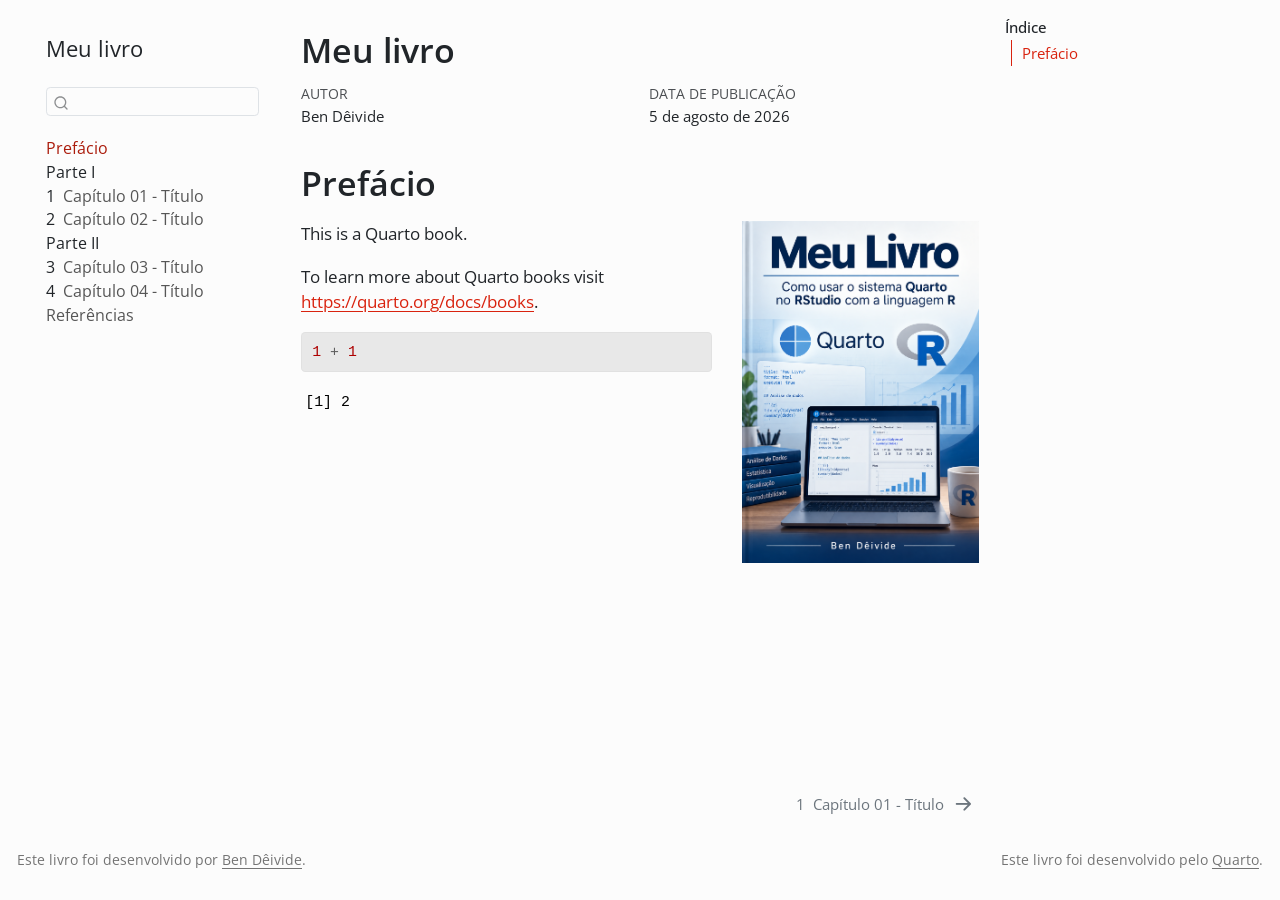
<file: _book/index.html>
<!DOCTYPE html>
<html xmlns="http://www.w3.org/1999/xhtml" lang="pt-BR" xml:lang="pt-BR"><head>

<meta charset="utf-8">
<meta name="generator" content="quarto-1.5.56">

<meta name="viewport" content="width=device-width, initial-scale=1.0, user-scalable=yes">

<meta name="author" content="Ben Dêivide">

<title>Meu livro</title>
<style>
code{white-space: pre-wrap;}
span.smallcaps{font-variant: small-caps;}
div.columns{display: flex; gap: min(4vw, 1.5em);}
div.column{flex: auto; overflow-x: auto;}
div.hanging-indent{margin-left: 1.5em; text-indent: -1.5em;}
ul.task-list{list-style: none;}
ul.task-list li input[type="checkbox"] {
  width: 0.8em;
  margin: 0 0.8em 0.2em -1em; /* quarto-specific, see https://github.com/quarto-dev/quarto-cli/issues/4556 */ 
  vertical-align: middle;
}
/* CSS for syntax highlighting */
pre > code.sourceCode { white-space: pre; position: relative; }
pre > code.sourceCode > span { line-height: 1.25; }
pre > code.sourceCode > span:empty { height: 1.2em; }
.sourceCode { overflow: visible; }
code.sourceCode > span { color: inherit; text-decoration: inherit; }
div.sourceCode { margin: 1em 0; }
pre.sourceCode { margin: 0; }
@media screen {
div.sourceCode { overflow: auto; }
}
@media print {
pre > code.sourceCode { white-space: pre-wrap; }
pre > code.sourceCode > span { display: inline-block; text-indent: -5em; padding-left: 5em; }
}
pre.numberSource code
  { counter-reset: source-line 0; }
pre.numberSource code > span
  { position: relative; left: -4em; counter-increment: source-line; }
pre.numberSource code > span > a:first-child::before
  { content: counter(source-line);
    position: relative; left: -1em; text-align: right; vertical-align: baseline;
    border: none; display: inline-block;
    -webkit-touch-callout: none; -webkit-user-select: none;
    -khtml-user-select: none; -moz-user-select: none;
    -ms-user-select: none; user-select: none;
    padding: 0 4px; width: 4em;
  }
pre.numberSource { margin-left: 3em;  padding-left: 4px; }
div.sourceCode
  {   }
@media screen {
pre > code.sourceCode > span > a:first-child::before { text-decoration: underline; }
}
</style>


<script src="site_libs/quarto-nav/quarto-nav.js"></script>
<script src="site_libs/quarto-nav/headroom.min.js"></script>
<script src="site_libs/clipboard/clipboard.min.js"></script>
<script src="site_libs/quarto-search/autocomplete.umd.js"></script>
<script src="site_libs/quarto-search/fuse.min.js"></script>
<script src="site_libs/quarto-search/quarto-search.js"></script>
<meta name="quarto:offset" content="./">
<link href="./cap01.html" rel="next">
<link href="./hardcover.png" rel="icon" type="image/png">
<script src="site_libs/quarto-html/quarto.js"></script>
<script src="site_libs/quarto-html/popper.min.js"></script>
<script src="site_libs/quarto-html/tippy.umd.min.js"></script>
<script src="site_libs/quarto-html/anchor.min.js"></script>
<link href="site_libs/quarto-html/tippy.css" rel="stylesheet">
<link href="site_libs/quarto-html/quarto-syntax-highlighting.css" rel="stylesheet" id="quarto-text-highlighting-styles">
<script src="site_libs/bootstrap/bootstrap.min.js"></script>
<link href="site_libs/bootstrap/bootstrap-icons.css" rel="stylesheet">
<link href="site_libs/bootstrap/bootstrap.min.css" rel="stylesheet" id="quarto-bootstrap" data-mode="light">
<script id="quarto-search-options" type="application/json">{
  "location": "sidebar",
  "copy-button": false,
  "collapse-after": 3,
  "panel-placement": "start",
  "type": "textbox",
  "limit": 50,
  "keyboard-shortcut": [
    "f",
    "/",
    "s"
  ],
  "show-item-context": false,
  "language": {
    "search-no-results-text": "Nenhum resultado",
    "search-matching-documents-text": "documentos correspondentes",
    "search-copy-link-title": "Copiar link para a busca",
    "search-hide-matches-text": "Esconder correspondências adicionais",
    "search-more-match-text": "mais correspondência neste documento",
    "search-more-matches-text": "mais correspondências neste documento",
    "search-clear-button-title": "Limpar",
    "search-text-placeholder": "",
    "search-detached-cancel-button-title": "Cancelar",
    "search-submit-button-title": "Enviar",
    "search-label": "Procurar"
  }
}</script>


</head>

<body class="nav-sidebar floating">

<div id="quarto-search-results"></div>
  <header id="quarto-header" class="headroom fixed-top">
  <nav class="quarto-secondary-nav">
    <div class="container-fluid d-flex">
      <button type="button" class="quarto-btn-toggle btn" data-bs-toggle="collapse" role="button" data-bs-target=".quarto-sidebar-collapse-item" aria-controls="quarto-sidebar" aria-expanded="false" aria-label="Alternar barra lateral" onclick="if (window.quartoToggleHeadroom) { window.quartoToggleHeadroom(); }">
        <i class="bi bi-layout-text-sidebar-reverse"></i>
      </button>
        <nav class="quarto-page-breadcrumbs" aria-label="breadcrumb"><ol class="breadcrumb"><li class="breadcrumb-item"><a href="./index.html">Prefácio</a></li></ol></nav>
        <a class="flex-grow-1" role="navigation" data-bs-toggle="collapse" data-bs-target=".quarto-sidebar-collapse-item" aria-controls="quarto-sidebar" aria-expanded="false" aria-label="Alternar barra lateral" onclick="if (window.quartoToggleHeadroom) { window.quartoToggleHeadroom(); }">      
        </a>
      <button type="button" class="btn quarto-search-button" aria-label="Procurar" onclick="window.quartoOpenSearch();">
        <i class="bi bi-search"></i>
      </button>
    </div>
  </nav>
</header>
<!-- content -->
<div id="quarto-content" class="quarto-container page-columns page-rows-contents page-layout-article">
<!-- sidebar -->
  <nav id="quarto-sidebar" class="sidebar collapse collapse-horizontal quarto-sidebar-collapse-item sidebar-navigation floating overflow-auto">
    <div class="pt-lg-2 mt-2 text-left sidebar-header">
    <div class="sidebar-title mb-0 py-0">
      <a href="./">Meu livro</a> 
    </div>
      </div>
        <div class="mt-2 flex-shrink-0 align-items-center">
        <div class="sidebar-search">
        <div id="quarto-search" class="" title="Procurar"></div>
        </div>
        </div>
    <div class="sidebar-menu-container"> 
    <ul class="list-unstyled mt-1">
        <li class="sidebar-item">
  <div class="sidebar-item-container"> 
  <a href="./index.html" class="sidebar-item-text sidebar-link active">
 <span class="menu-text">Prefácio</span></a>
  </div>
</li>
        <li class="sidebar-item sidebar-item-section">
      <span class="sidebar-item-text sidebar-link text-start">
 <span class="menu-text">Parte I</span></span>
  </li>
        <li class="sidebar-item">
  <div class="sidebar-item-container"> 
  <a href="./cap01.html" class="sidebar-item-text sidebar-link">
 <span class="menu-text"><span class="chapter-number">1</span>&nbsp; <span class="chapter-title">Capítulo 01 - Título</span></span></a>
  </div>
</li>
        <li class="sidebar-item">
  <div class="sidebar-item-container"> 
  <a href="./cap02.html" class="sidebar-item-text sidebar-link">
 <span class="menu-text"><span class="chapter-number">2</span>&nbsp; <span class="chapter-title">Capítulo 02 - Título</span></span></a>
  </div>
</li>
        <li class="sidebar-item sidebar-item-section">
      <span class="sidebar-item-text sidebar-link text-start">
 <span class="menu-text">Parte II</span></span>
  </li>
        <li class="sidebar-item">
  <div class="sidebar-item-container"> 
  <a href="./cap03.html" class="sidebar-item-text sidebar-link">
 <span class="menu-text"><span class="chapter-number">3</span>&nbsp; <span class="chapter-title">Capítulo 03 - Título</span></span></a>
  </div>
</li>
        <li class="sidebar-item">
  <div class="sidebar-item-container"> 
  <a href="./cap04.html" class="sidebar-item-text sidebar-link">
 <span class="menu-text"><span class="chapter-number">4</span>&nbsp; <span class="chapter-title">Capítulo 04 - Título</span></span></a>
  </div>
</li>
        <li class="sidebar-item">
  <div class="sidebar-item-container"> 
  <a href="./references.html" class="sidebar-item-text sidebar-link">
 <span class="menu-text">Referências</span></a>
  </div>
</li>
    </ul>
    </div>
</nav>
<div id="quarto-sidebar-glass" class="quarto-sidebar-collapse-item" data-bs-toggle="collapse" data-bs-target=".quarto-sidebar-collapse-item"></div>
<!-- margin-sidebar -->
    <div id="quarto-margin-sidebar" class="sidebar margin-sidebar">
        <nav id="TOC" role="doc-toc" class="toc-active">
    <h2 id="toc-title">Índice</h2>
   
  <ul>
  <li><a href="#prefácio" id="toc-prefácio" class="nav-link active" data-scroll-target="#prefácio">Prefácio</a></li>
  </ul>
</nav>
    </div>
<!-- main -->
<main class="content" id="quarto-document-content">

<header id="title-block-header" class="quarto-title-block default">
<div class="quarto-title">
<h1 class="title">Meu livro</h1>
</div>



<div class="quarto-title-meta">

    <div>
    <div class="quarto-title-meta-heading">Autor</div>
    <div class="quarto-title-meta-contents">
             <p>Ben Dêivide </p>
          </div>
  </div>
    
    <div>
    <div class="quarto-title-meta-heading">Data de Publicação</div>
    <div class="quarto-title-meta-contents">
      <p class="date">5 de agosto de 2026</p>
    </div>
  </div>
  
    
  </div>
  


</header>



<section id="prefácio" class="level1 unnumbered">
<h1 class="unnumbered">Prefácio</h1><p><img src="hardcover.png" title="Meu livro" class="quarto-cover-image img-fluid"></p>
<p>This is a Quarto book.</p>
<p>To learn more about Quarto books visit <a href="https://quarto.org/docs/books" class="uri">https://quarto.org/docs/books</a>.</p>
<div class="cell">
<div class="sourceCode cell-code" id="cb1"><pre class="sourceCode r code-with-copy"><code class="sourceCode r"><span id="cb1-1"><a href="#cb1-1" aria-hidden="true" tabindex="-1"></a><span class="dv">1</span> <span class="sc">+</span> <span class="dv">1</span></span></code><button title="Copiar para a área de transferência" class="code-copy-button"><i class="bi"></i></button></pre></div>
<div class="cell-output cell-output-stdout">
<pre><code>[1] 2</code></pre>
</div>
</div>


</section>

</main> <!-- /main -->
<script id="quarto-html-after-body" type="application/javascript">
window.document.addEventListener("DOMContentLoaded", function (event) {
  const toggleBodyColorMode = (bsSheetEl) => {
    const mode = bsSheetEl.getAttribute("data-mode");
    const bodyEl = window.document.querySelector("body");
    if (mode === "dark") {
      bodyEl.classList.add("quarto-dark");
      bodyEl.classList.remove("quarto-light");
    } else {
      bodyEl.classList.add("quarto-light");
      bodyEl.classList.remove("quarto-dark");
    }
  }
  const toggleBodyColorPrimary = () => {
    const bsSheetEl = window.document.querySelector("link#quarto-bootstrap");
    if (bsSheetEl) {
      toggleBodyColorMode(bsSheetEl);
    }
  }
  toggleBodyColorPrimary();  
  const icon = "";
  const anchorJS = new window.AnchorJS();
  anchorJS.options = {
    placement: 'right',
    icon: icon
  };
  anchorJS.add('.anchored');
  const isCodeAnnotation = (el) => {
    for (const clz of el.classList) {
      if (clz.startsWith('code-annotation-')) {                     
        return true;
      }
    }
    return false;
  }
  const onCopySuccess = function(e) {
    // button target
    const button = e.trigger;
    // don't keep focus
    button.blur();
    // flash "checked"
    button.classList.add('code-copy-button-checked');
    var currentTitle = button.getAttribute("title");
    button.setAttribute("title", "Copiada");
    let tooltip;
    if (window.bootstrap) {
      button.setAttribute("data-bs-toggle", "tooltip");
      button.setAttribute("data-bs-placement", "left");
      button.setAttribute("data-bs-title", "Copiada");
      tooltip = new bootstrap.Tooltip(button, 
        { trigger: "manual", 
          customClass: "code-copy-button-tooltip",
          offset: [0, -8]});
      tooltip.show();    
    }
    setTimeout(function() {
      if (tooltip) {
        tooltip.hide();
        button.removeAttribute("data-bs-title");
        button.removeAttribute("data-bs-toggle");
        button.removeAttribute("data-bs-placement");
      }
      button.setAttribute("title", currentTitle);
      button.classList.remove('code-copy-button-checked');
    }, 1000);
    // clear code selection
    e.clearSelection();
  }
  const getTextToCopy = function(trigger) {
      const codeEl = trigger.previousElementSibling.cloneNode(true);
      for (const childEl of codeEl.children) {
        if (isCodeAnnotation(childEl)) {
          childEl.remove();
        }
      }
      return codeEl.innerText;
  }
  const clipboard = new window.ClipboardJS('.code-copy-button:not([data-in-quarto-modal])', {
    text: getTextToCopy
  });
  clipboard.on('success', onCopySuccess);
  if (window.document.getElementById('quarto-embedded-source-code-modal')) {
    // For code content inside modals, clipBoardJS needs to be initialized with a container option
    // TODO: Check when it could be a function (https://github.com/zenorocha/clipboard.js/issues/860)
    const clipboardModal = new window.ClipboardJS('.code-copy-button[data-in-quarto-modal]', {
      text: getTextToCopy,
      container: window.document.getElementById('quarto-embedded-source-code-modal')
    });
    clipboardModal.on('success', onCopySuccess);
  }
    var localhostRegex = new RegExp(/^(?:http|https):\/\/localhost\:?[0-9]*\//);
    var mailtoRegex = new RegExp(/^mailto:/);
      var filterRegex = new RegExp('/' + window.location.host + '/');
    var isInternal = (href) => {
        return filterRegex.test(href) || localhostRegex.test(href) || mailtoRegex.test(href);
    }
    // Inspect non-navigation links and adorn them if external
 	var links = window.document.querySelectorAll('a[href]:not(.nav-link):not(.navbar-brand):not(.toc-action):not(.sidebar-link):not(.sidebar-item-toggle):not(.pagination-link):not(.no-external):not([aria-hidden]):not(.dropdown-item):not(.quarto-navigation-tool):not(.about-link)');
    for (var i=0; i<links.length; i++) {
      const link = links[i];
      if (!isInternal(link.href)) {
        // undo the damage that might have been done by quarto-nav.js in the case of
        // links that we want to consider external
        if (link.dataset.originalHref !== undefined) {
          link.href = link.dataset.originalHref;
        }
      }
    }
  function tippyHover(el, contentFn, onTriggerFn, onUntriggerFn) {
    const config = {
      allowHTML: true,
      maxWidth: 500,
      delay: 100,
      arrow: false,
      appendTo: function(el) {
          return el.parentElement;
      },
      interactive: true,
      interactiveBorder: 10,
      theme: 'quarto',
      placement: 'bottom-start',
    };
    if (contentFn) {
      config.content = contentFn;
    }
    if (onTriggerFn) {
      config.onTrigger = onTriggerFn;
    }
    if (onUntriggerFn) {
      config.onUntrigger = onUntriggerFn;
    }
    window.tippy(el, config); 
  }
  const noterefs = window.document.querySelectorAll('a[role="doc-noteref"]');
  for (var i=0; i<noterefs.length; i++) {
    const ref = noterefs[i];
    tippyHover(ref, function() {
      // use id or data attribute instead here
      let href = ref.getAttribute('data-footnote-href') || ref.getAttribute('href');
      try { href = new URL(href).hash; } catch {}
      const id = href.replace(/^#\/?/, "");
      const note = window.document.getElementById(id);
      if (note) {
        return note.innerHTML;
      } else {
        return "";
      }
    });
  }
  const xrefs = window.document.querySelectorAll('a.quarto-xref');
  const processXRef = (id, note) => {
    // Strip column container classes
    const stripColumnClz = (el) => {
      el.classList.remove("page-full", "page-columns");
      if (el.children) {
        for (const child of el.children) {
          stripColumnClz(child);
        }
      }
    }
    stripColumnClz(note)
    if (id === null || id.startsWith('sec-')) {
      // Special case sections, only their first couple elements
      const container = document.createElement("div");
      if (note.children && note.children.length > 2) {
        container.appendChild(note.children[0].cloneNode(true));
        for (let i = 1; i < note.children.length; i++) {
          const child = note.children[i];
          if (child.tagName === "P" && child.innerText === "") {
            continue;
          } else {
            container.appendChild(child.cloneNode(true));
            break;
          }
        }
        if (window.Quarto?.typesetMath) {
          window.Quarto.typesetMath(container);
        }
        return container.innerHTML
      } else {
        if (window.Quarto?.typesetMath) {
          window.Quarto.typesetMath(note);
        }
        return note.innerHTML;
      }
    } else {
      // Remove any anchor links if they are present
      const anchorLink = note.querySelector('a.anchorjs-link');
      if (anchorLink) {
        anchorLink.remove();
      }
      if (window.Quarto?.typesetMath) {
        window.Quarto.typesetMath(note);
      }
      // TODO in 1.5, we should make sure this works without a callout special case
      if (note.classList.contains("callout")) {
        return note.outerHTML;
      } else {
        return note.innerHTML;
      }
    }
  }
  for (var i=0; i<xrefs.length; i++) {
    const xref = xrefs[i];
    tippyHover(xref, undefined, function(instance) {
      instance.disable();
      let url = xref.getAttribute('href');
      let hash = undefined; 
      if (url.startsWith('#')) {
        hash = url;
      } else {
        try { hash = new URL(url).hash; } catch {}
      }
      if (hash) {
        const id = hash.replace(/^#\/?/, "");
        const note = window.document.getElementById(id);
        if (note !== null) {
          try {
            const html = processXRef(id, note.cloneNode(true));
            instance.setContent(html);
          } finally {
            instance.enable();
            instance.show();
          }
        } else {
          // See if we can fetch this
          fetch(url.split('#')[0])
          .then(res => res.text())
          .then(html => {
            const parser = new DOMParser();
            const htmlDoc = parser.parseFromString(html, "text/html");
            const note = htmlDoc.getElementById(id);
            if (note !== null) {
              const html = processXRef(id, note);
              instance.setContent(html);
            } 
          }).finally(() => {
            instance.enable();
            instance.show();
          });
        }
      } else {
        // See if we can fetch a full url (with no hash to target)
        // This is a special case and we should probably do some content thinning / targeting
        fetch(url)
        .then(res => res.text())
        .then(html => {
          const parser = new DOMParser();
          const htmlDoc = parser.parseFromString(html, "text/html");
          const note = htmlDoc.querySelector('main.content');
          if (note !== null) {
            // This should only happen for chapter cross references
            // (since there is no id in the URL)
            // remove the first header
            if (note.children.length > 0 && note.children[0].tagName === "HEADER") {
              note.children[0].remove();
            }
            const html = processXRef(null, note);
            instance.setContent(html);
          } 
        }).finally(() => {
          instance.enable();
          instance.show();
        });
      }
    }, function(instance) {
    });
  }
      let selectedAnnoteEl;
      const selectorForAnnotation = ( cell, annotation) => {
        let cellAttr = 'data-code-cell="' + cell + '"';
        let lineAttr = 'data-code-annotation="' +  annotation + '"';
        const selector = 'span[' + cellAttr + '][' + lineAttr + ']';
        return selector;
      }
      const selectCodeLines = (annoteEl) => {
        const doc = window.document;
        const targetCell = annoteEl.getAttribute("data-target-cell");
        const targetAnnotation = annoteEl.getAttribute("data-target-annotation");
        const annoteSpan = window.document.querySelector(selectorForAnnotation(targetCell, targetAnnotation));
        const lines = annoteSpan.getAttribute("data-code-lines").split(",");
        const lineIds = lines.map((line) => {
          return targetCell + "-" + line;
        })
        let top = null;
        let height = null;
        let parent = null;
        if (lineIds.length > 0) {
            //compute the position of the single el (top and bottom and make a div)
            const el = window.document.getElementById(lineIds[0]);
            top = el.offsetTop;
            height = el.offsetHeight;
            parent = el.parentElement.parentElement;
          if (lineIds.length > 1) {
            const lastEl = window.document.getElementById(lineIds[lineIds.length - 1]);
            const bottom = lastEl.offsetTop + lastEl.offsetHeight;
            height = bottom - top;
          }
          if (top !== null && height !== null && parent !== null) {
            // cook up a div (if necessary) and position it 
            let div = window.document.getElementById("code-annotation-line-highlight");
            if (div === null) {
              div = window.document.createElement("div");
              div.setAttribute("id", "code-annotation-line-highlight");
              div.style.position = 'absolute';
              parent.appendChild(div);
            }
            div.style.top = top - 2 + "px";
            div.style.height = height + 4 + "px";
            div.style.left = 0;
            let gutterDiv = window.document.getElementById("code-annotation-line-highlight-gutter");
            if (gutterDiv === null) {
              gutterDiv = window.document.createElement("div");
              gutterDiv.setAttribute("id", "code-annotation-line-highlight-gutter");
              gutterDiv.style.position = 'absolute';
              const codeCell = window.document.getElementById(targetCell);
              const gutter = codeCell.querySelector('.code-annotation-gutter');
              gutter.appendChild(gutterDiv);
            }
            gutterDiv.style.top = top - 2 + "px";
            gutterDiv.style.height = height + 4 + "px";
          }
          selectedAnnoteEl = annoteEl;
        }
      };
      const unselectCodeLines = () => {
        const elementsIds = ["code-annotation-line-highlight", "code-annotation-line-highlight-gutter"];
        elementsIds.forEach((elId) => {
          const div = window.document.getElementById(elId);
          if (div) {
            div.remove();
          }
        });
        selectedAnnoteEl = undefined;
      };
        // Handle positioning of the toggle
    window.addEventListener(
      "resize",
      throttle(() => {
        elRect = undefined;
        if (selectedAnnoteEl) {
          selectCodeLines(selectedAnnoteEl);
        }
      }, 10)
    );
    function throttle(fn, ms) {
    let throttle = false;
    let timer;
      return (...args) => {
        if(!throttle) { // first call gets through
            fn.apply(this, args);
            throttle = true;
        } else { // all the others get throttled
            if(timer) clearTimeout(timer); // cancel #2
            timer = setTimeout(() => {
              fn.apply(this, args);
              timer = throttle = false;
            }, ms);
        }
      };
    }
      // Attach click handler to the DT
      const annoteDls = window.document.querySelectorAll('dt[data-target-cell]');
      for (const annoteDlNode of annoteDls) {
        annoteDlNode.addEventListener('click', (event) => {
          const clickedEl = event.target;
          if (clickedEl !== selectedAnnoteEl) {
            unselectCodeLines();
            const activeEl = window.document.querySelector('dt[data-target-cell].code-annotation-active');
            if (activeEl) {
              activeEl.classList.remove('code-annotation-active');
            }
            selectCodeLines(clickedEl);
            clickedEl.classList.add('code-annotation-active');
          } else {
            // Unselect the line
            unselectCodeLines();
            clickedEl.classList.remove('code-annotation-active');
          }
        });
      }
  const findCites = (el) => {
    const parentEl = el.parentElement;
    if (parentEl) {
      const cites = parentEl.dataset.cites;
      if (cites) {
        return {
          el,
          cites: cites.split(' ')
        };
      } else {
        return findCites(el.parentElement)
      }
    } else {
      return undefined;
    }
  };
  var bibliorefs = window.document.querySelectorAll('a[role="doc-biblioref"]');
  for (var i=0; i<bibliorefs.length; i++) {
    const ref = bibliorefs[i];
    const citeInfo = findCites(ref);
    if (citeInfo) {
      tippyHover(citeInfo.el, function() {
        var popup = window.document.createElement('div');
        citeInfo.cites.forEach(function(cite) {
          var citeDiv = window.document.createElement('div');
          citeDiv.classList.add('hanging-indent');
          citeDiv.classList.add('csl-entry');
          var biblioDiv = window.document.getElementById('ref-' + cite);
          if (biblioDiv) {
            citeDiv.innerHTML = biblioDiv.innerHTML;
          }
          popup.appendChild(citeDiv);
        });
        return popup.innerHTML;
      });
    }
  }
});
</script>
<nav class="page-navigation">
  <div class="nav-page nav-page-previous">
  </div>
  <div class="nav-page nav-page-next">
      <a href="./cap01.html" class="pagination-link" aria-label="Capítulo 01 - Título">
        <span class="nav-page-text"><span class="chapter-number">1</span>&nbsp; <span class="chapter-title">Capítulo 01 - Título</span></span> <i class="bi bi-arrow-right-short"></i>
      </a>
  </div>
</nav>
</div> <!-- /content -->
<footer class="footer">
  <div class="nav-footer">
    <div class="nav-footer-left">
<p>Este livro foi desenvolvido por <a href="https://bendeivide.github.io/">Ben Dêivide</a>.</p>
</div>   
    <div class="nav-footer-center">
      &nbsp;
    </div>
    <div class="nav-footer-right">
<p>Este livro foi desenvolvido pelo <a href="https://quarto.org/">Quarto</a>.</p>
</div>
  </div>
</footer>




</body></html>
</file>
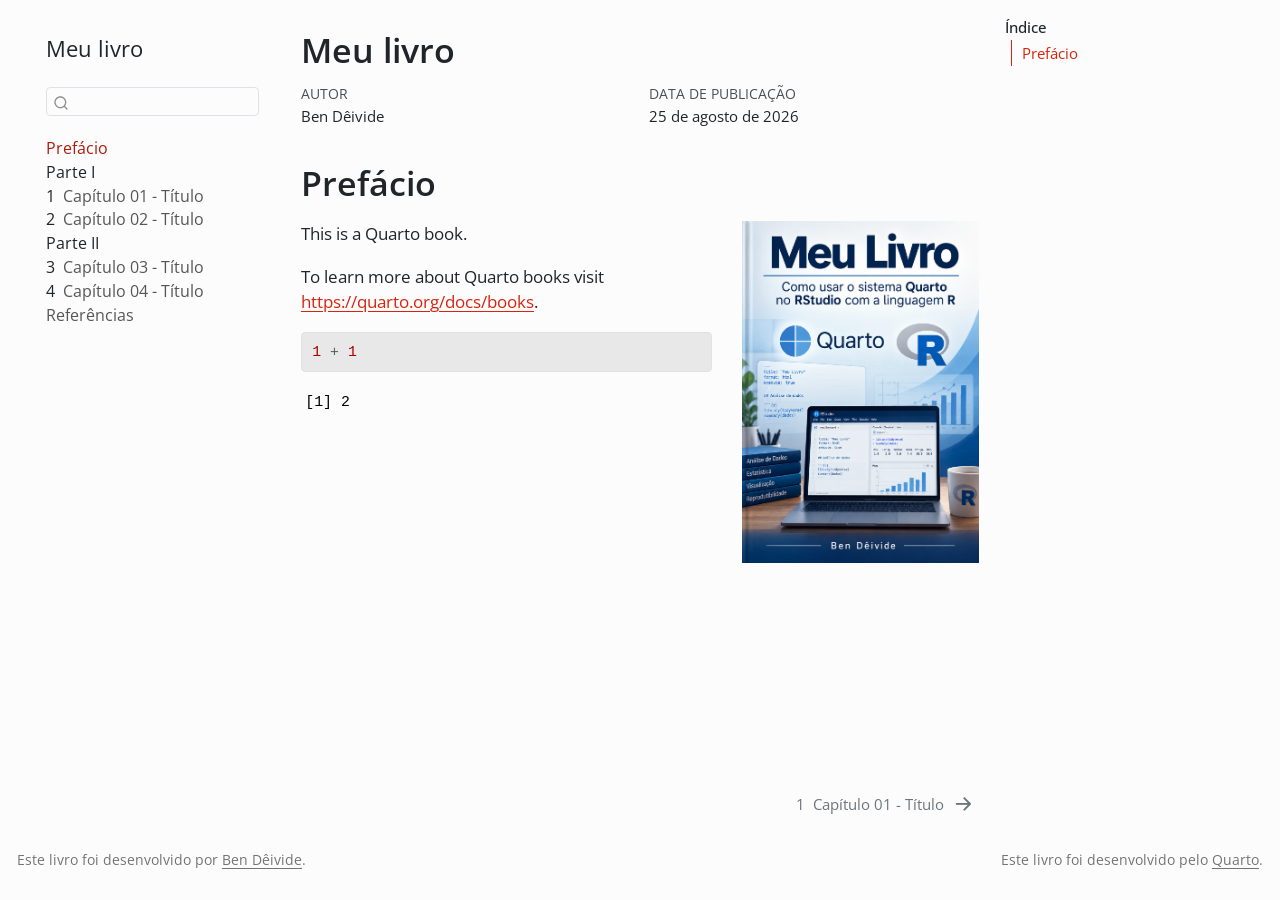
<file: docs/index.html>
<!DOCTYPE html>
<html xmlns="http://www.w3.org/1999/xhtml" lang="pt-BR" xml:lang="pt-BR"><head>

<meta charset="utf-8">
<meta name="generator" content="quarto-1.5.56">

<meta name="viewport" content="width=device-width, initial-scale=1.0, user-scalable=yes">

<meta name="author" content="Ben Dêivide">

<title>Meu livro</title>
<style>
code{white-space: pre-wrap;}
span.smallcaps{font-variant: small-caps;}
div.columns{display: flex; gap: min(4vw, 1.5em);}
div.column{flex: auto; overflow-x: auto;}
div.hanging-indent{margin-left: 1.5em; text-indent: -1.5em;}
ul.task-list{list-style: none;}
ul.task-list li input[type="checkbox"] {
  width: 0.8em;
  margin: 0 0.8em 0.2em -1em; /* quarto-specific, see https://github.com/quarto-dev/quarto-cli/issues/4556 */ 
  vertical-align: middle;
}
/* CSS for syntax highlighting */
pre > code.sourceCode { white-space: pre; position: relative; }
pre > code.sourceCode > span { line-height: 1.25; }
pre > code.sourceCode > span:empty { height: 1.2em; }
.sourceCode { overflow: visible; }
code.sourceCode > span { color: inherit; text-decoration: inherit; }
div.sourceCode { margin: 1em 0; }
pre.sourceCode { margin: 0; }
@media screen {
div.sourceCode { overflow: auto; }
}
@media print {
pre > code.sourceCode { white-space: pre-wrap; }
pre > code.sourceCode > span { display: inline-block; text-indent: -5em; padding-left: 5em; }
}
pre.numberSource code
  { counter-reset: source-line 0; }
pre.numberSource code > span
  { position: relative; left: -4em; counter-increment: source-line; }
pre.numberSource code > span > a:first-child::before
  { content: counter(source-line);
    position: relative; left: -1em; text-align: right; vertical-align: baseline;
    border: none; display: inline-block;
    -webkit-touch-callout: none; -webkit-user-select: none;
    -khtml-user-select: none; -moz-user-select: none;
    -ms-user-select: none; user-select: none;
    padding: 0 4px; width: 4em;
  }
pre.numberSource { margin-left: 3em;  padding-left: 4px; }
div.sourceCode
  {   }
@media screen {
pre > code.sourceCode > span > a:first-child::before { text-decoration: underline; }
}
</style>


<script src="site_libs/quarto-nav/quarto-nav.js"></script>
<script src="site_libs/quarto-nav/headroom.min.js"></script>
<script src="site_libs/clipboard/clipboard.min.js"></script>
<script src="site_libs/quarto-search/autocomplete.umd.js"></script>
<script src="site_libs/quarto-search/fuse.min.js"></script>
<script src="site_libs/quarto-search/quarto-search.js"></script>
<meta name="quarto:offset" content="./">
<link href="./cap01.html" rel="next">
<link href="./hardcover.png" rel="icon" type="image/png">
<script src="site_libs/quarto-html/quarto.js"></script>
<script src="site_libs/quarto-html/popper.min.js"></script>
<script src="site_libs/quarto-html/tippy.umd.min.js"></script>
<script src="site_libs/quarto-html/anchor.min.js"></script>
<link href="site_libs/quarto-html/tippy.css" rel="stylesheet">
<link href="site_libs/quarto-html/quarto-syntax-highlighting.css" rel="stylesheet" id="quarto-text-highlighting-styles">
<script src="site_libs/bootstrap/bootstrap.min.js"></script>
<link href="site_libs/bootstrap/bootstrap-icons.css" rel="stylesheet">
<link href="site_libs/bootstrap/bootstrap.min.css" rel="stylesheet" id="quarto-bootstrap" data-mode="light">
<script id="quarto-search-options" type="application/json">{
  "location": "sidebar",
  "copy-button": false,
  "collapse-after": 3,
  "panel-placement": "start",
  "type": "textbox",
  "limit": 50,
  "keyboard-shortcut": [
    "f",
    "/",
    "s"
  ],
  "show-item-context": false,
  "language": {
    "search-no-results-text": "Nenhum resultado",
    "search-matching-documents-text": "documentos correspondentes",
    "search-copy-link-title": "Copiar link para a busca",
    "search-hide-matches-text": "Esconder correspondências adicionais",
    "search-more-match-text": "mais correspondência neste documento",
    "search-more-matches-text": "mais correspondências neste documento",
    "search-clear-button-title": "Limpar",
    "search-text-placeholder": "",
    "search-detached-cancel-button-title": "Cancelar",
    "search-submit-button-title": "Enviar",
    "search-label": "Procurar"
  }
}</script>


</head>

<body class="nav-sidebar floating">

<div id="quarto-search-results"></div>
  <header id="quarto-header" class="headroom fixed-top">
  <nav class="quarto-secondary-nav">
    <div class="container-fluid d-flex">
      <button type="button" class="quarto-btn-toggle btn" data-bs-toggle="collapse" role="button" data-bs-target=".quarto-sidebar-collapse-item" aria-controls="quarto-sidebar" aria-expanded="false" aria-label="Alternar barra lateral" onclick="if (window.quartoToggleHeadroom) { window.quartoToggleHeadroom(); }">
        <i class="bi bi-layout-text-sidebar-reverse"></i>
      </button>
        <nav class="quarto-page-breadcrumbs" aria-label="breadcrumb"><ol class="breadcrumb"><li class="breadcrumb-item"><a href="./index.html">Prefácio</a></li></ol></nav>
        <a class="flex-grow-1" role="navigation" data-bs-toggle="collapse" data-bs-target=".quarto-sidebar-collapse-item" aria-controls="quarto-sidebar" aria-expanded="false" aria-label="Alternar barra lateral" onclick="if (window.quartoToggleHeadroom) { window.quartoToggleHeadroom(); }">      
        </a>
      <button type="button" class="btn quarto-search-button" aria-label="Procurar" onclick="window.quartoOpenSearch();">
        <i class="bi bi-search"></i>
      </button>
    </div>
  </nav>
</header>
<!-- content -->
<div id="quarto-content" class="quarto-container page-columns page-rows-contents page-layout-article">
<!-- sidebar -->
  <nav id="quarto-sidebar" class="sidebar collapse collapse-horizontal quarto-sidebar-collapse-item sidebar-navigation floating overflow-auto">
    <div class="pt-lg-2 mt-2 text-left sidebar-header">
    <div class="sidebar-title mb-0 py-0">
      <a href="./">Meu livro</a> 
    </div>
      </div>
        <div class="mt-2 flex-shrink-0 align-items-center">
        <div class="sidebar-search">
        <div id="quarto-search" class="" title="Procurar"></div>
        </div>
        </div>
    <div class="sidebar-menu-container"> 
    <ul class="list-unstyled mt-1">
        <li class="sidebar-item">
  <div class="sidebar-item-container"> 
  <a href="./index.html" class="sidebar-item-text sidebar-link active">
 <span class="menu-text">Prefácio</span></a>
  </div>
</li>
        <li class="sidebar-item sidebar-item-section">
      <span class="sidebar-item-text sidebar-link text-start">
 <span class="menu-text">Parte I</span></span>
  </li>
        <li class="sidebar-item">
  <div class="sidebar-item-container"> 
  <a href="./cap01.html" class="sidebar-item-text sidebar-link">
 <span class="menu-text"><span class="chapter-number">1</span>&nbsp; <span class="chapter-title">Capítulo 01 - Título</span></span></a>
  </div>
</li>
        <li class="sidebar-item">
  <div class="sidebar-item-container"> 
  <a href="./cap02.html" class="sidebar-item-text sidebar-link">
 <span class="menu-text"><span class="chapter-number">2</span>&nbsp; <span class="chapter-title">Capítulo 02 - Título</span></span></a>
  </div>
</li>
        <li class="sidebar-item sidebar-item-section">
      <span class="sidebar-item-text sidebar-link text-start">
 <span class="menu-text">Parte II</span></span>
  </li>
        <li class="sidebar-item">
  <div class="sidebar-item-container"> 
  <a href="./cap03.html" class="sidebar-item-text sidebar-link">
 <span class="menu-text"><span class="chapter-number">3</span>&nbsp; <span class="chapter-title">Capítulo 03 - Título</span></span></a>
  </div>
</li>
        <li class="sidebar-item">
  <div class="sidebar-item-container"> 
  <a href="./cap04.html" class="sidebar-item-text sidebar-link">
 <span class="menu-text"><span class="chapter-number">4</span>&nbsp; <span class="chapter-title">Capítulo 04 - Título</span></span></a>
  </div>
</li>
        <li class="sidebar-item">
  <div class="sidebar-item-container"> 
  <a href="./references.html" class="sidebar-item-text sidebar-link">
 <span class="menu-text">Referências</span></a>
  </div>
</li>
    </ul>
    </div>
</nav>
<div id="quarto-sidebar-glass" class="quarto-sidebar-collapse-item" data-bs-toggle="collapse" data-bs-target=".quarto-sidebar-collapse-item"></div>
<!-- margin-sidebar -->
    <div id="quarto-margin-sidebar" class="sidebar margin-sidebar">
        <nav id="TOC" role="doc-toc" class="toc-active">
    <h2 id="toc-title">Índice</h2>
   
  <ul>
  <li><a href="#prefácio" id="toc-prefácio" class="nav-link active" data-scroll-target="#prefácio">Prefácio</a></li>
  </ul>
</nav>
    </div>
<!-- main -->
<main class="content" id="quarto-document-content">

<header id="title-block-header" class="quarto-title-block default">
<div class="quarto-title">
<h1 class="title">Meu livro</h1>
</div>



<div class="quarto-title-meta">

    <div>
    <div class="quarto-title-meta-heading">Autor</div>
    <div class="quarto-title-meta-contents">
             <p>Ben Dêivide </p>
          </div>
  </div>
    
    <div>
    <div class="quarto-title-meta-heading">Data de Publicação</div>
    <div class="quarto-title-meta-contents">
      <p class="date">25 de agosto de 2026</p>
    </div>
  </div>
  
    
  </div>
  


</header>



<section id="prefácio" class="level1 unnumbered">
<h1 class="unnumbered">Prefácio</h1><p><img src="hardcover.png" title="Meu livro" class="quarto-cover-image img-fluid"></p>
<p>This is a Quarto book.</p>
<p>To learn more about Quarto books visit <a href="https://quarto.org/docs/books" class="uri">https://quarto.org/docs/books</a>.</p>
<div class="cell">
<div class="sourceCode cell-code" id="cb1"><pre class="sourceCode r code-with-copy"><code class="sourceCode r"><span id="cb1-1"><a href="#cb1-1" aria-hidden="true" tabindex="-1"></a><span class="dv">1</span> <span class="sc">+</span> <span class="dv">1</span></span></code><button title="Copiar para a área de transferência" class="code-copy-button"><i class="bi"></i></button></pre></div>
<div class="cell-output cell-output-stdout">
<pre><code>[1] 2</code></pre>
</div>
</div>


</section>

</main> <!-- /main -->
<script id="quarto-html-after-body" type="application/javascript">
window.document.addEventListener("DOMContentLoaded", function (event) {
  const toggleBodyColorMode = (bsSheetEl) => {
    const mode = bsSheetEl.getAttribute("data-mode");
    const bodyEl = window.document.querySelector("body");
    if (mode === "dark") {
      bodyEl.classList.add("quarto-dark");
      bodyEl.classList.remove("quarto-light");
    } else {
      bodyEl.classList.add("quarto-light");
      bodyEl.classList.remove("quarto-dark");
    }
  }
  const toggleBodyColorPrimary = () => {
    const bsSheetEl = window.document.querySelector("link#quarto-bootstrap");
    if (bsSheetEl) {
      toggleBodyColorMode(bsSheetEl);
    }
  }
  toggleBodyColorPrimary();  
  const icon = "";
  const anchorJS = new window.AnchorJS();
  anchorJS.options = {
    placement: 'right',
    icon: icon
  };
  anchorJS.add('.anchored');
  const isCodeAnnotation = (el) => {
    for (const clz of el.classList) {
      if (clz.startsWith('code-annotation-')) {                     
        return true;
      }
    }
    return false;
  }
  const onCopySuccess = function(e) {
    // button target
    const button = e.trigger;
    // don't keep focus
    button.blur();
    // flash "checked"
    button.classList.add('code-copy-button-checked');
    var currentTitle = button.getAttribute("title");
    button.setAttribute("title", "Copiada");
    let tooltip;
    if (window.bootstrap) {
      button.setAttribute("data-bs-toggle", "tooltip");
      button.setAttribute("data-bs-placement", "left");
      button.setAttribute("data-bs-title", "Copiada");
      tooltip = new bootstrap.Tooltip(button, 
        { trigger: "manual", 
          customClass: "code-copy-button-tooltip",
          offset: [0, -8]});
      tooltip.show();    
    }
    setTimeout(function() {
      if (tooltip) {
        tooltip.hide();
        button.removeAttribute("data-bs-title");
        button.removeAttribute("data-bs-toggle");
        button.removeAttribute("data-bs-placement");
      }
      button.setAttribute("title", currentTitle);
      button.classList.remove('code-copy-button-checked');
    }, 1000);
    // clear code selection
    e.clearSelection();
  }
  const getTextToCopy = function(trigger) {
      const codeEl = trigger.previousElementSibling.cloneNode(true);
      for (const childEl of codeEl.children) {
        if (isCodeAnnotation(childEl)) {
          childEl.remove();
        }
      }
      return codeEl.innerText;
  }
  const clipboard = new window.ClipboardJS('.code-copy-button:not([data-in-quarto-modal])', {
    text: getTextToCopy
  });
  clipboard.on('success', onCopySuccess);
  if (window.document.getElementById('quarto-embedded-source-code-modal')) {
    // For code content inside modals, clipBoardJS needs to be initialized with a container option
    // TODO: Check when it could be a function (https://github.com/zenorocha/clipboard.js/issues/860)
    const clipboardModal = new window.ClipboardJS('.code-copy-button[data-in-quarto-modal]', {
      text: getTextToCopy,
      container: window.document.getElementById('quarto-embedded-source-code-modal')
    });
    clipboardModal.on('success', onCopySuccess);
  }
    var localhostRegex = new RegExp(/^(?:http|https):\/\/localhost\:?[0-9]*\//);
    var mailtoRegex = new RegExp(/^mailto:/);
      var filterRegex = new RegExp('/' + window.location.host + '/');
    var isInternal = (href) => {
        return filterRegex.test(href) || localhostRegex.test(href) || mailtoRegex.test(href);
    }
    // Inspect non-navigation links and adorn them if external
 	var links = window.document.querySelectorAll('a[href]:not(.nav-link):not(.navbar-brand):not(.toc-action):not(.sidebar-link):not(.sidebar-item-toggle):not(.pagination-link):not(.no-external):not([aria-hidden]):not(.dropdown-item):not(.quarto-navigation-tool):not(.about-link)');
    for (var i=0; i<links.length; i++) {
      const link = links[i];
      if (!isInternal(link.href)) {
        // undo the damage that might have been done by quarto-nav.js in the case of
        // links that we want to consider external
        if (link.dataset.originalHref !== undefined) {
          link.href = link.dataset.originalHref;
        }
      }
    }
  function tippyHover(el, contentFn, onTriggerFn, onUntriggerFn) {
    const config = {
      allowHTML: true,
      maxWidth: 500,
      delay: 100,
      arrow: false,
      appendTo: function(el) {
          return el.parentElement;
      },
      interactive: true,
      interactiveBorder: 10,
      theme: 'quarto',
      placement: 'bottom-start',
    };
    if (contentFn) {
      config.content = contentFn;
    }
    if (onTriggerFn) {
      config.onTrigger = onTriggerFn;
    }
    if (onUntriggerFn) {
      config.onUntrigger = onUntriggerFn;
    }
    window.tippy(el, config); 
  }
  const noterefs = window.document.querySelectorAll('a[role="doc-noteref"]');
  for (var i=0; i<noterefs.length; i++) {
    const ref = noterefs[i];
    tippyHover(ref, function() {
      // use id or data attribute instead here
      let href = ref.getAttribute('data-footnote-href') || ref.getAttribute('href');
      try { href = new URL(href).hash; } catch {}
      const id = href.replace(/^#\/?/, "");
      const note = window.document.getElementById(id);
      if (note) {
        return note.innerHTML;
      } else {
        return "";
      }
    });
  }
  const xrefs = window.document.querySelectorAll('a.quarto-xref');
  const processXRef = (id, note) => {
    // Strip column container classes
    const stripColumnClz = (el) => {
      el.classList.remove("page-full", "page-columns");
      if (el.children) {
        for (const child of el.children) {
          stripColumnClz(child);
        }
      }
    }
    stripColumnClz(note)
    if (id === null || id.startsWith('sec-')) {
      // Special case sections, only their first couple elements
      const container = document.createElement("div");
      if (note.children && note.children.length > 2) {
        container.appendChild(note.children[0].cloneNode(true));
        for (let i = 1; i < note.children.length; i++) {
          const child = note.children[i];
          if (child.tagName === "P" && child.innerText === "") {
            continue;
          } else {
            container.appendChild(child.cloneNode(true));
            break;
          }
        }
        if (window.Quarto?.typesetMath) {
          window.Quarto.typesetMath(container);
        }
        return container.innerHTML
      } else {
        if (window.Quarto?.typesetMath) {
          window.Quarto.typesetMath(note);
        }
        return note.innerHTML;
      }
    } else {
      // Remove any anchor links if they are present
      const anchorLink = note.querySelector('a.anchorjs-link');
      if (anchorLink) {
        anchorLink.remove();
      }
      if (window.Quarto?.typesetMath) {
        window.Quarto.typesetMath(note);
      }
      // TODO in 1.5, we should make sure this works without a callout special case
      if (note.classList.contains("callout")) {
        return note.outerHTML;
      } else {
        return note.innerHTML;
      }
    }
  }
  for (var i=0; i<xrefs.length; i++) {
    const xref = xrefs[i];
    tippyHover(xref, undefined, function(instance) {
      instance.disable();
      let url = xref.getAttribute('href');
      let hash = undefined; 
      if (url.startsWith('#')) {
        hash = url;
      } else {
        try { hash = new URL(url).hash; } catch {}
      }
      if (hash) {
        const id = hash.replace(/^#\/?/, "");
        const note = window.document.getElementById(id);
        if (note !== null) {
          try {
            const html = processXRef(id, note.cloneNode(true));
            instance.setContent(html);
          } finally {
            instance.enable();
            instance.show();
          }
        } else {
          // See if we can fetch this
          fetch(url.split('#')[0])
          .then(res => res.text())
          .then(html => {
            const parser = new DOMParser();
            const htmlDoc = parser.parseFromString(html, "text/html");
            const note = htmlDoc.getElementById(id);
            if (note !== null) {
              const html = processXRef(id, note);
              instance.setContent(html);
            } 
          }).finally(() => {
            instance.enable();
            instance.show();
          });
        }
      } else {
        // See if we can fetch a full url (with no hash to target)
        // This is a special case and we should probably do some content thinning / targeting
        fetch(url)
        .then(res => res.text())
        .then(html => {
          const parser = new DOMParser();
          const htmlDoc = parser.parseFromString(html, "text/html");
          const note = htmlDoc.querySelector('main.content');
          if (note !== null) {
            // This should only happen for chapter cross references
            // (since there is no id in the URL)
            // remove the first header
            if (note.children.length > 0 && note.children[0].tagName === "HEADER") {
              note.children[0].remove();
            }
            const html = processXRef(null, note);
            instance.setContent(html);
          } 
        }).finally(() => {
          instance.enable();
          instance.show();
        });
      }
    }, function(instance) {
    });
  }
      let selectedAnnoteEl;
      const selectorForAnnotation = ( cell, annotation) => {
        let cellAttr = 'data-code-cell="' + cell + '"';
        let lineAttr = 'data-code-annotation="' +  annotation + '"';
        const selector = 'span[' + cellAttr + '][' + lineAttr + ']';
        return selector;
      }
      const selectCodeLines = (annoteEl) => {
        const doc = window.document;
        const targetCell = annoteEl.getAttribute("data-target-cell");
        const targetAnnotation = annoteEl.getAttribute("data-target-annotation");
        const annoteSpan = window.document.querySelector(selectorForAnnotation(targetCell, targetAnnotation));
        const lines = annoteSpan.getAttribute("data-code-lines").split(",");
        const lineIds = lines.map((line) => {
          return targetCell + "-" + line;
        })
        let top = null;
        let height = null;
        let parent = null;
        if (lineIds.length > 0) {
            //compute the position of the single el (top and bottom and make a div)
            const el = window.document.getElementById(lineIds[0]);
            top = el.offsetTop;
            height = el.offsetHeight;
            parent = el.parentElement.parentElement;
          if (lineIds.length > 1) {
            const lastEl = window.document.getElementById(lineIds[lineIds.length - 1]);
            const bottom = lastEl.offsetTop + lastEl.offsetHeight;
            height = bottom - top;
          }
          if (top !== null && height !== null && parent !== null) {
            // cook up a div (if necessary) and position it 
            let div = window.document.getElementById("code-annotation-line-highlight");
            if (div === null) {
              div = window.document.createElement("div");
              div.setAttribute("id", "code-annotation-line-highlight");
              div.style.position = 'absolute';
              parent.appendChild(div);
            }
            div.style.top = top - 2 + "px";
            div.style.height = height + 4 + "px";
            div.style.left = 0;
            let gutterDiv = window.document.getElementById("code-annotation-line-highlight-gutter");
            if (gutterDiv === null) {
              gutterDiv = window.document.createElement("div");
              gutterDiv.setAttribute("id", "code-annotation-line-highlight-gutter");
              gutterDiv.style.position = 'absolute';
              const codeCell = window.document.getElementById(targetCell);
              const gutter = codeCell.querySelector('.code-annotation-gutter');
              gutter.appendChild(gutterDiv);
            }
            gutterDiv.style.top = top - 2 + "px";
            gutterDiv.style.height = height + 4 + "px";
          }
          selectedAnnoteEl = annoteEl;
        }
      };
      const unselectCodeLines = () => {
        const elementsIds = ["code-annotation-line-highlight", "code-annotation-line-highlight-gutter"];
        elementsIds.forEach((elId) => {
          const div = window.document.getElementById(elId);
          if (div) {
            div.remove();
          }
        });
        selectedAnnoteEl = undefined;
      };
        // Handle positioning of the toggle
    window.addEventListener(
      "resize",
      throttle(() => {
        elRect = undefined;
        if (selectedAnnoteEl) {
          selectCodeLines(selectedAnnoteEl);
        }
      }, 10)
    );
    function throttle(fn, ms) {
    let throttle = false;
    let timer;
      return (...args) => {
        if(!throttle) { // first call gets through
            fn.apply(this, args);
            throttle = true;
        } else { // all the others get throttled
            if(timer) clearTimeout(timer); // cancel #2
            timer = setTimeout(() => {
              fn.apply(this, args);
              timer = throttle = false;
            }, ms);
        }
      };
    }
      // Attach click handler to the DT
      const annoteDls = window.document.querySelectorAll('dt[data-target-cell]');
      for (const annoteDlNode of annoteDls) {
        annoteDlNode.addEventListener('click', (event) => {
          const clickedEl = event.target;
          if (clickedEl !== selectedAnnoteEl) {
            unselectCodeLines();
            const activeEl = window.document.querySelector('dt[data-target-cell].code-annotation-active');
            if (activeEl) {
              activeEl.classList.remove('code-annotation-active');
            }
            selectCodeLines(clickedEl);
            clickedEl.classList.add('code-annotation-active');
          } else {
            // Unselect the line
            unselectCodeLines();
            clickedEl.classList.remove('code-annotation-active');
          }
        });
      }
  const findCites = (el) => {
    const parentEl = el.parentElement;
    if (parentEl) {
      const cites = parentEl.dataset.cites;
      if (cites) {
        return {
          el,
          cites: cites.split(' ')
        };
      } else {
        return findCites(el.parentElement)
      }
    } else {
      return undefined;
    }
  };
  var bibliorefs = window.document.querySelectorAll('a[role="doc-biblioref"]');
  for (var i=0; i<bibliorefs.length; i++) {
    const ref = bibliorefs[i];
    const citeInfo = findCites(ref);
    if (citeInfo) {
      tippyHover(citeInfo.el, function() {
        var popup = window.document.createElement('div');
        citeInfo.cites.forEach(function(cite) {
          var citeDiv = window.document.createElement('div');
          citeDiv.classList.add('hanging-indent');
          citeDiv.classList.add('csl-entry');
          var biblioDiv = window.document.getElementById('ref-' + cite);
          if (biblioDiv) {
            citeDiv.innerHTML = biblioDiv.innerHTML;
          }
          popup.appendChild(citeDiv);
        });
        return popup.innerHTML;
      });
    }
  }
});
</script>
<nav class="page-navigation">
  <div class="nav-page nav-page-previous">
  </div>
  <div class="nav-page nav-page-next">
      <a href="./cap01.html" class="pagination-link" aria-label="Capítulo 01 - Título">
        <span class="nav-page-text"><span class="chapter-number">1</span>&nbsp; <span class="chapter-title">Capítulo 01 - Título</span></span> <i class="bi bi-arrow-right-short"></i>
      </a>
  </div>
</nav>
</div> <!-- /content -->
<footer class="footer">
  <div class="nav-footer">
    <div class="nav-footer-left">
<p>Este livro foi desenvolvido por <a href="https://bendeivide.github.io/">Ben Dêivide</a>.</p>
</div>   
    <div class="nav-footer-center">
      &nbsp;
    </div>
    <div class="nav-footer-right">
<p>Este livro foi desenvolvido pelo <a href="https://quarto.org/">Quarto</a>.</p>
</div>
  </div>
</footer>




</body></html>
</file>
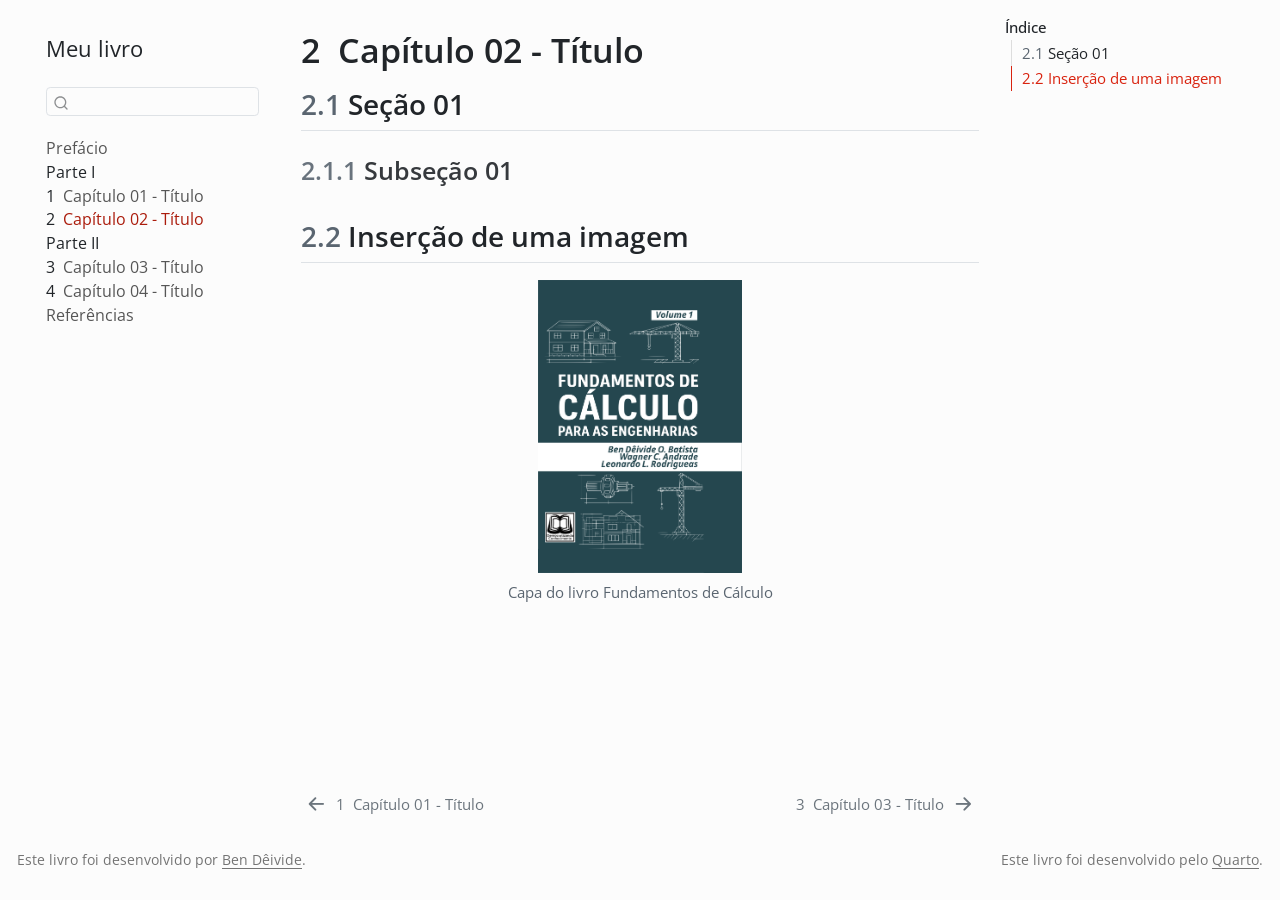
<file: _book/cap02.html>
<!DOCTYPE html>
<html xmlns="http://www.w3.org/1999/xhtml" lang="pt-BR" xml:lang="pt-BR"><head>

<meta charset="utf-8">
<meta name="generator" content="quarto-1.5.56">

<meta name="viewport" content="width=device-width, initial-scale=1.0, user-scalable=yes">


<title>2&nbsp; Capítulo 02 - Título – Meu livro</title>
<style>
code{white-space: pre-wrap;}
span.smallcaps{font-variant: small-caps;}
div.columns{display: flex; gap: min(4vw, 1.5em);}
div.column{flex: auto; overflow-x: auto;}
div.hanging-indent{margin-left: 1.5em; text-indent: -1.5em;}
ul.task-list{list-style: none;}
ul.task-list li input[type="checkbox"] {
  width: 0.8em;
  margin: 0 0.8em 0.2em -1em; /* quarto-specific, see https://github.com/quarto-dev/quarto-cli/issues/4556 */ 
  vertical-align: middle;
}
</style>


<script src="site_libs/quarto-nav/quarto-nav.js"></script>
<script src="site_libs/quarto-nav/headroom.min.js"></script>
<script src="site_libs/clipboard/clipboard.min.js"></script>
<script src="site_libs/quarto-search/autocomplete.umd.js"></script>
<script src="site_libs/quarto-search/fuse.min.js"></script>
<script src="site_libs/quarto-search/quarto-search.js"></script>
<meta name="quarto:offset" content="./">
<link href="./cap03.html" rel="next">
<link href="./cap01.html" rel="prev">
<link href="./hardcover.png" rel="icon" type="image/png">
<script src="site_libs/quarto-html/quarto.js"></script>
<script src="site_libs/quarto-html/popper.min.js"></script>
<script src="site_libs/quarto-html/tippy.umd.min.js"></script>
<script src="site_libs/quarto-html/anchor.min.js"></script>
<link href="site_libs/quarto-html/tippy.css" rel="stylesheet">
<link href="site_libs/quarto-html/quarto-syntax-highlighting.css" rel="stylesheet" id="quarto-text-highlighting-styles">
<script src="site_libs/bootstrap/bootstrap.min.js"></script>
<link href="site_libs/bootstrap/bootstrap-icons.css" rel="stylesheet">
<link href="site_libs/bootstrap/bootstrap.min.css" rel="stylesheet" id="quarto-bootstrap" data-mode="light">
<script id="quarto-search-options" type="application/json">{
  "location": "sidebar",
  "copy-button": false,
  "collapse-after": 3,
  "panel-placement": "start",
  "type": "textbox",
  "limit": 50,
  "keyboard-shortcut": [
    "f",
    "/",
    "s"
  ],
  "show-item-context": false,
  "language": {
    "search-no-results-text": "Nenhum resultado",
    "search-matching-documents-text": "documentos correspondentes",
    "search-copy-link-title": "Copiar link para a busca",
    "search-hide-matches-text": "Esconder correspondências adicionais",
    "search-more-match-text": "mais correspondência neste documento",
    "search-more-matches-text": "mais correspondências neste documento",
    "search-clear-button-title": "Limpar",
    "search-text-placeholder": "",
    "search-detached-cancel-button-title": "Cancelar",
    "search-submit-button-title": "Enviar",
    "search-label": "Procurar"
  }
}</script>


</head>

<body class="nav-sidebar floating">

<div id="quarto-search-results"></div>
  <header id="quarto-header" class="headroom fixed-top">
  <nav class="quarto-secondary-nav">
    <div class="container-fluid d-flex">
      <button type="button" class="quarto-btn-toggle btn" data-bs-toggle="collapse" role="button" data-bs-target=".quarto-sidebar-collapse-item" aria-controls="quarto-sidebar" aria-expanded="false" aria-label="Alternar barra lateral" onclick="if (window.quartoToggleHeadroom) { window.quartoToggleHeadroom(); }">
        <i class="bi bi-layout-text-sidebar-reverse"></i>
      </button>
        <nav class="quarto-page-breadcrumbs" aria-label="breadcrumb"><ol class="breadcrumb"><li class="breadcrumb-item"><a href="./cap02.html"><span class="chapter-number">2</span>&nbsp; <span class="chapter-title">Capítulo 02 - Título</span></a></li></ol></nav>
        <a class="flex-grow-1" role="navigation" data-bs-toggle="collapse" data-bs-target=".quarto-sidebar-collapse-item" aria-controls="quarto-sidebar" aria-expanded="false" aria-label="Alternar barra lateral" onclick="if (window.quartoToggleHeadroom) { window.quartoToggleHeadroom(); }">      
        </a>
      <button type="button" class="btn quarto-search-button" aria-label="Procurar" onclick="window.quartoOpenSearch();">
        <i class="bi bi-search"></i>
      </button>
    </div>
  </nav>
</header>
<!-- content -->
<div id="quarto-content" class="quarto-container page-columns page-rows-contents page-layout-article">
<!-- sidebar -->
  <nav id="quarto-sidebar" class="sidebar collapse collapse-horizontal quarto-sidebar-collapse-item sidebar-navigation floating overflow-auto">
    <div class="pt-lg-2 mt-2 text-left sidebar-header">
    <div class="sidebar-title mb-0 py-0">
      <a href="./">Meu livro</a> 
    </div>
      </div>
        <div class="mt-2 flex-shrink-0 align-items-center">
        <div class="sidebar-search">
        <div id="quarto-search" class="" title="Procurar"></div>
        </div>
        </div>
    <div class="sidebar-menu-container"> 
    <ul class="list-unstyled mt-1">
        <li class="sidebar-item">
  <div class="sidebar-item-container"> 
  <a href="./index.html" class="sidebar-item-text sidebar-link">
 <span class="menu-text">Prefácio</span></a>
  </div>
</li>
        <li class="sidebar-item sidebar-item-section">
      <span class="sidebar-item-text sidebar-link text-start">
 <span class="menu-text">Parte I</span></span>
  </li>
        <li class="sidebar-item">
  <div class="sidebar-item-container"> 
  <a href="./cap01.html" class="sidebar-item-text sidebar-link">
 <span class="menu-text"><span class="chapter-number">1</span>&nbsp; <span class="chapter-title">Capítulo 01 - Título</span></span></a>
  </div>
</li>
        <li class="sidebar-item">
  <div class="sidebar-item-container"> 
  <a href="./cap02.html" class="sidebar-item-text sidebar-link active">
 <span class="menu-text"><span class="chapter-number">2</span>&nbsp; <span class="chapter-title">Capítulo 02 - Título</span></span></a>
  </div>
</li>
        <li class="sidebar-item sidebar-item-section">
      <span class="sidebar-item-text sidebar-link text-start">
 <span class="menu-text">Parte II</span></span>
  </li>
        <li class="sidebar-item">
  <div class="sidebar-item-container"> 
  <a href="./cap03.html" class="sidebar-item-text sidebar-link">
 <span class="menu-text"><span class="chapter-number">3</span>&nbsp; <span class="chapter-title">Capítulo 03 - Título</span></span></a>
  </div>
</li>
        <li class="sidebar-item">
  <div class="sidebar-item-container"> 
  <a href="./cap04.html" class="sidebar-item-text sidebar-link">
 <span class="menu-text"><span class="chapter-number">4</span>&nbsp; <span class="chapter-title">Capítulo 04 - Título</span></span></a>
  </div>
</li>
        <li class="sidebar-item">
  <div class="sidebar-item-container"> 
  <a href="./references.html" class="sidebar-item-text sidebar-link">
 <span class="menu-text">Referências</span></a>
  </div>
</li>
    </ul>
    </div>
</nav>
<div id="quarto-sidebar-glass" class="quarto-sidebar-collapse-item" data-bs-toggle="collapse" data-bs-target=".quarto-sidebar-collapse-item"></div>
<!-- margin-sidebar -->
    <div id="quarto-margin-sidebar" class="sidebar margin-sidebar">
        <nav id="TOC" role="doc-toc" class="toc-active">
    <h2 id="toc-title">Índice</h2>
   
  <ul>
  <li><a href="#seção-01" id="toc-seção-01" class="nav-link active" data-scroll-target="#seção-01"><span class="header-section-number">2.1</span> Seção 01</a>
  <ul class="collapse">
  <li><a href="#subseção-01" id="toc-subseção-01" class="nav-link" data-scroll-target="#subseção-01"><span class="header-section-number">2.1.1</span> Subseção 01</a></li>
  </ul></li>
  <li><a href="#inserção-de-uma-imagem" id="toc-inserção-de-uma-imagem" class="nav-link" data-scroll-target="#inserção-de-uma-imagem"><span class="header-section-number">2.2</span> Inserção de uma imagem</a></li>
  </ul>
</nav>
    </div>
<!-- main -->
<main class="content" id="quarto-document-content">

<header id="title-block-header" class="quarto-title-block default">
<div class="quarto-title">
<h1 class="title"><span class="chapter-number">2</span>&nbsp; <span class="chapter-title">Capítulo 02 - Título</span></h1>
</div>



<div class="quarto-title-meta">

    
  
    
  </div>
  


</header>


<section id="seção-01" class="level2" data-number="2.1">
<h2 data-number="2.1" class="anchored" data-anchor-id="seção-01"><span class="header-section-number">2.1</span> Seção 01</h2>
<section id="subseção-01" class="level3" data-number="2.1.1">
<h3 data-number="2.1.1" class="anchored" data-anchor-id="subseção-01"><span class="header-section-number">2.1.1</span> Subseção 01</h3>
</section>
</section>
<section id="inserção-de-uma-imagem" class="level2" data-number="2.2">
<h2 data-number="2.2" class="anchored" data-anchor-id="inserção-de-uma-imagem"><span class="header-section-number">2.2</span> Inserção de uma imagem</h2>
<center>
<div class="quarto-figure quarto-figure-center">
<figure class="figure">
<p><img src="imagens/fcalc01.png" class="img-fluid figure-img" style="width:30.0%"></p>
<figcaption>Capa do livro Fundamentos de Cálculo</figcaption>
</figure>
</div>
</center>


</section>

</main> <!-- /main -->
<script id="quarto-html-after-body" type="application/javascript">
window.document.addEventListener("DOMContentLoaded", function (event) {
  const toggleBodyColorMode = (bsSheetEl) => {
    const mode = bsSheetEl.getAttribute("data-mode");
    const bodyEl = window.document.querySelector("body");
    if (mode === "dark") {
      bodyEl.classList.add("quarto-dark");
      bodyEl.classList.remove("quarto-light");
    } else {
      bodyEl.classList.add("quarto-light");
      bodyEl.classList.remove("quarto-dark");
    }
  }
  const toggleBodyColorPrimary = () => {
    const bsSheetEl = window.document.querySelector("link#quarto-bootstrap");
    if (bsSheetEl) {
      toggleBodyColorMode(bsSheetEl);
    }
  }
  toggleBodyColorPrimary();  
  const icon = "";
  const anchorJS = new window.AnchorJS();
  anchorJS.options = {
    placement: 'right',
    icon: icon
  };
  anchorJS.add('.anchored');
  const isCodeAnnotation = (el) => {
    for (const clz of el.classList) {
      if (clz.startsWith('code-annotation-')) {                     
        return true;
      }
    }
    return false;
  }
  const onCopySuccess = function(e) {
    // button target
    const button = e.trigger;
    // don't keep focus
    button.blur();
    // flash "checked"
    button.classList.add('code-copy-button-checked');
    var currentTitle = button.getAttribute("title");
    button.setAttribute("title", "Copiada");
    let tooltip;
    if (window.bootstrap) {
      button.setAttribute("data-bs-toggle", "tooltip");
      button.setAttribute("data-bs-placement", "left");
      button.setAttribute("data-bs-title", "Copiada");
      tooltip = new bootstrap.Tooltip(button, 
        { trigger: "manual", 
          customClass: "code-copy-button-tooltip",
          offset: [0, -8]});
      tooltip.show();    
    }
    setTimeout(function() {
      if (tooltip) {
        tooltip.hide();
        button.removeAttribute("data-bs-title");
        button.removeAttribute("data-bs-toggle");
        button.removeAttribute("data-bs-placement");
      }
      button.setAttribute("title", currentTitle);
      button.classList.remove('code-copy-button-checked');
    }, 1000);
    // clear code selection
    e.clearSelection();
  }
  const getTextToCopy = function(trigger) {
      const codeEl = trigger.previousElementSibling.cloneNode(true);
      for (const childEl of codeEl.children) {
        if (isCodeAnnotation(childEl)) {
          childEl.remove();
        }
      }
      return codeEl.innerText;
  }
  const clipboard = new window.ClipboardJS('.code-copy-button:not([data-in-quarto-modal])', {
    text: getTextToCopy
  });
  clipboard.on('success', onCopySuccess);
  if (window.document.getElementById('quarto-embedded-source-code-modal')) {
    // For code content inside modals, clipBoardJS needs to be initialized with a container option
    // TODO: Check when it could be a function (https://github.com/zenorocha/clipboard.js/issues/860)
    const clipboardModal = new window.ClipboardJS('.code-copy-button[data-in-quarto-modal]', {
      text: getTextToCopy,
      container: window.document.getElementById('quarto-embedded-source-code-modal')
    });
    clipboardModal.on('success', onCopySuccess);
  }
    var localhostRegex = new RegExp(/^(?:http|https):\/\/localhost\:?[0-9]*\//);
    var mailtoRegex = new RegExp(/^mailto:/);
      var filterRegex = new RegExp('/' + window.location.host + '/');
    var isInternal = (href) => {
        return filterRegex.test(href) || localhostRegex.test(href) || mailtoRegex.test(href);
    }
    // Inspect non-navigation links and adorn them if external
 	var links = window.document.querySelectorAll('a[href]:not(.nav-link):not(.navbar-brand):not(.toc-action):not(.sidebar-link):not(.sidebar-item-toggle):not(.pagination-link):not(.no-external):not([aria-hidden]):not(.dropdown-item):not(.quarto-navigation-tool):not(.about-link)');
    for (var i=0; i<links.length; i++) {
      const link = links[i];
      if (!isInternal(link.href)) {
        // undo the damage that might have been done by quarto-nav.js in the case of
        // links that we want to consider external
        if (link.dataset.originalHref !== undefined) {
          link.href = link.dataset.originalHref;
        }
      }
    }
  function tippyHover(el, contentFn, onTriggerFn, onUntriggerFn) {
    const config = {
      allowHTML: true,
      maxWidth: 500,
      delay: 100,
      arrow: false,
      appendTo: function(el) {
          return el.parentElement;
      },
      interactive: true,
      interactiveBorder: 10,
      theme: 'quarto',
      placement: 'bottom-start',
    };
    if (contentFn) {
      config.content = contentFn;
    }
    if (onTriggerFn) {
      config.onTrigger = onTriggerFn;
    }
    if (onUntriggerFn) {
      config.onUntrigger = onUntriggerFn;
    }
    window.tippy(el, config); 
  }
  const noterefs = window.document.querySelectorAll('a[role="doc-noteref"]');
  for (var i=0; i<noterefs.length; i++) {
    const ref = noterefs[i];
    tippyHover(ref, function() {
      // use id or data attribute instead here
      let href = ref.getAttribute('data-footnote-href') || ref.getAttribute('href');
      try { href = new URL(href).hash; } catch {}
      const id = href.replace(/^#\/?/, "");
      const note = window.document.getElementById(id);
      if (note) {
        return note.innerHTML;
      } else {
        return "";
      }
    });
  }
  const xrefs = window.document.querySelectorAll('a.quarto-xref');
  const processXRef = (id, note) => {
    // Strip column container classes
    const stripColumnClz = (el) => {
      el.classList.remove("page-full", "page-columns");
      if (el.children) {
        for (const child of el.children) {
          stripColumnClz(child);
        }
      }
    }
    stripColumnClz(note)
    if (id === null || id.startsWith('sec-')) {
      // Special case sections, only their first couple elements
      const container = document.createElement("div");
      if (note.children && note.children.length > 2) {
        container.appendChild(note.children[0].cloneNode(true));
        for (let i = 1; i < note.children.length; i++) {
          const child = note.children[i];
          if (child.tagName === "P" && child.innerText === "") {
            continue;
          } else {
            container.appendChild(child.cloneNode(true));
            break;
          }
        }
        if (window.Quarto?.typesetMath) {
          window.Quarto.typesetMath(container);
        }
        return container.innerHTML
      } else {
        if (window.Quarto?.typesetMath) {
          window.Quarto.typesetMath(note);
        }
        return note.innerHTML;
      }
    } else {
      // Remove any anchor links if they are present
      const anchorLink = note.querySelector('a.anchorjs-link');
      if (anchorLink) {
        anchorLink.remove();
      }
      if (window.Quarto?.typesetMath) {
        window.Quarto.typesetMath(note);
      }
      // TODO in 1.5, we should make sure this works without a callout special case
      if (note.classList.contains("callout")) {
        return note.outerHTML;
      } else {
        return note.innerHTML;
      }
    }
  }
  for (var i=0; i<xrefs.length; i++) {
    const xref = xrefs[i];
    tippyHover(xref, undefined, function(instance) {
      instance.disable();
      let url = xref.getAttribute('href');
      let hash = undefined; 
      if (url.startsWith('#')) {
        hash = url;
      } else {
        try { hash = new URL(url).hash; } catch {}
      }
      if (hash) {
        const id = hash.replace(/^#\/?/, "");
        const note = window.document.getElementById(id);
        if (note !== null) {
          try {
            const html = processXRef(id, note.cloneNode(true));
            instance.setContent(html);
          } finally {
            instance.enable();
            instance.show();
          }
        } else {
          // See if we can fetch this
          fetch(url.split('#')[0])
          .then(res => res.text())
          .then(html => {
            const parser = new DOMParser();
            const htmlDoc = parser.parseFromString(html, "text/html");
            const note = htmlDoc.getElementById(id);
            if (note !== null) {
              const html = processXRef(id, note);
              instance.setContent(html);
            } 
          }).finally(() => {
            instance.enable();
            instance.show();
          });
        }
      } else {
        // See if we can fetch a full url (with no hash to target)
        // This is a special case and we should probably do some content thinning / targeting
        fetch(url)
        .then(res => res.text())
        .then(html => {
          const parser = new DOMParser();
          const htmlDoc = parser.parseFromString(html, "text/html");
          const note = htmlDoc.querySelector('main.content');
          if (note !== null) {
            // This should only happen for chapter cross references
            // (since there is no id in the URL)
            // remove the first header
            if (note.children.length > 0 && note.children[0].tagName === "HEADER") {
              note.children[0].remove();
            }
            const html = processXRef(null, note);
            instance.setContent(html);
          } 
        }).finally(() => {
          instance.enable();
          instance.show();
        });
      }
    }, function(instance) {
    });
  }
      let selectedAnnoteEl;
      const selectorForAnnotation = ( cell, annotation) => {
        let cellAttr = 'data-code-cell="' + cell + '"';
        let lineAttr = 'data-code-annotation="' +  annotation + '"';
        const selector = 'span[' + cellAttr + '][' + lineAttr + ']';
        return selector;
      }
      const selectCodeLines = (annoteEl) => {
        const doc = window.document;
        const targetCell = annoteEl.getAttribute("data-target-cell");
        const targetAnnotation = annoteEl.getAttribute("data-target-annotation");
        const annoteSpan = window.document.querySelector(selectorForAnnotation(targetCell, targetAnnotation));
        const lines = annoteSpan.getAttribute("data-code-lines").split(",");
        const lineIds = lines.map((line) => {
          return targetCell + "-" + line;
        })
        let top = null;
        let height = null;
        let parent = null;
        if (lineIds.length > 0) {
            //compute the position of the single el (top and bottom and make a div)
            const el = window.document.getElementById(lineIds[0]);
            top = el.offsetTop;
            height = el.offsetHeight;
            parent = el.parentElement.parentElement;
          if (lineIds.length > 1) {
            const lastEl = window.document.getElementById(lineIds[lineIds.length - 1]);
            const bottom = lastEl.offsetTop + lastEl.offsetHeight;
            height = bottom - top;
          }
          if (top !== null && height !== null && parent !== null) {
            // cook up a div (if necessary) and position it 
            let div = window.document.getElementById("code-annotation-line-highlight");
            if (div === null) {
              div = window.document.createElement("div");
              div.setAttribute("id", "code-annotation-line-highlight");
              div.style.position = 'absolute';
              parent.appendChild(div);
            }
            div.style.top = top - 2 + "px";
            div.style.height = height + 4 + "px";
            div.style.left = 0;
            let gutterDiv = window.document.getElementById("code-annotation-line-highlight-gutter");
            if (gutterDiv === null) {
              gutterDiv = window.document.createElement("div");
              gutterDiv.setAttribute("id", "code-annotation-line-highlight-gutter");
              gutterDiv.style.position = 'absolute';
              const codeCell = window.document.getElementById(targetCell);
              const gutter = codeCell.querySelector('.code-annotation-gutter');
              gutter.appendChild(gutterDiv);
            }
            gutterDiv.style.top = top - 2 + "px";
            gutterDiv.style.height = height + 4 + "px";
          }
          selectedAnnoteEl = annoteEl;
        }
      };
      const unselectCodeLines = () => {
        const elementsIds = ["code-annotation-line-highlight", "code-annotation-line-highlight-gutter"];
        elementsIds.forEach((elId) => {
          const div = window.document.getElementById(elId);
          if (div) {
            div.remove();
          }
        });
        selectedAnnoteEl = undefined;
      };
        // Handle positioning of the toggle
    window.addEventListener(
      "resize",
      throttle(() => {
        elRect = undefined;
        if (selectedAnnoteEl) {
          selectCodeLines(selectedAnnoteEl);
        }
      }, 10)
    );
    function throttle(fn, ms) {
    let throttle = false;
    let timer;
      return (...args) => {
        if(!throttle) { // first call gets through
            fn.apply(this, args);
            throttle = true;
        } else { // all the others get throttled
            if(timer) clearTimeout(timer); // cancel #2
            timer = setTimeout(() => {
              fn.apply(this, args);
              timer = throttle = false;
            }, ms);
        }
      };
    }
      // Attach click handler to the DT
      const annoteDls = window.document.querySelectorAll('dt[data-target-cell]');
      for (const annoteDlNode of annoteDls) {
        annoteDlNode.addEventListener('click', (event) => {
          const clickedEl = event.target;
          if (clickedEl !== selectedAnnoteEl) {
            unselectCodeLines();
            const activeEl = window.document.querySelector('dt[data-target-cell].code-annotation-active');
            if (activeEl) {
              activeEl.classList.remove('code-annotation-active');
            }
            selectCodeLines(clickedEl);
            clickedEl.classList.add('code-annotation-active');
          } else {
            // Unselect the line
            unselectCodeLines();
            clickedEl.classList.remove('code-annotation-active');
          }
        });
      }
  const findCites = (el) => {
    const parentEl = el.parentElement;
    if (parentEl) {
      const cites = parentEl.dataset.cites;
      if (cites) {
        return {
          el,
          cites: cites.split(' ')
        };
      } else {
        return findCites(el.parentElement)
      }
    } else {
      return undefined;
    }
  };
  var bibliorefs = window.document.querySelectorAll('a[role="doc-biblioref"]');
  for (var i=0; i<bibliorefs.length; i++) {
    const ref = bibliorefs[i];
    const citeInfo = findCites(ref);
    if (citeInfo) {
      tippyHover(citeInfo.el, function() {
        var popup = window.document.createElement('div');
        citeInfo.cites.forEach(function(cite) {
          var citeDiv = window.document.createElement('div');
          citeDiv.classList.add('hanging-indent');
          citeDiv.classList.add('csl-entry');
          var biblioDiv = window.document.getElementById('ref-' + cite);
          if (biblioDiv) {
            citeDiv.innerHTML = biblioDiv.innerHTML;
          }
          popup.appendChild(citeDiv);
        });
        return popup.innerHTML;
      });
    }
  }
});
</script>
<nav class="page-navigation">
  <div class="nav-page nav-page-previous">
      <a href="./cap01.html" class="pagination-link" aria-label="Capítulo 01 - Título">
        <i class="bi bi-arrow-left-short"></i> <span class="nav-page-text"><span class="chapter-number">1</span>&nbsp; <span class="chapter-title">Capítulo 01 - Título</span></span>
      </a>          
  </div>
  <div class="nav-page nav-page-next">
      <a href="./cap03.html" class="pagination-link" aria-label="Capítulo 03  - Título">
        <span class="nav-page-text"><span class="chapter-number">3</span>&nbsp; <span class="chapter-title">Capítulo 03 - Título</span></span> <i class="bi bi-arrow-right-short"></i>
      </a>
  </div>
</nav>
</div> <!-- /content -->
<footer class="footer">
  <div class="nav-footer">
    <div class="nav-footer-left">
<p>Este livro foi desenvolvido por <a href="https://bendeivide.github.io/">Ben Dêivide</a>.</p>
</div>   
    <div class="nav-footer-center">
      &nbsp;
    </div>
    <div class="nav-footer-right">
<p>Este livro foi desenvolvido pelo <a href="https://quarto.org/">Quarto</a>.</p>
</div>
  </div>
</footer>




</body></html>
</file>
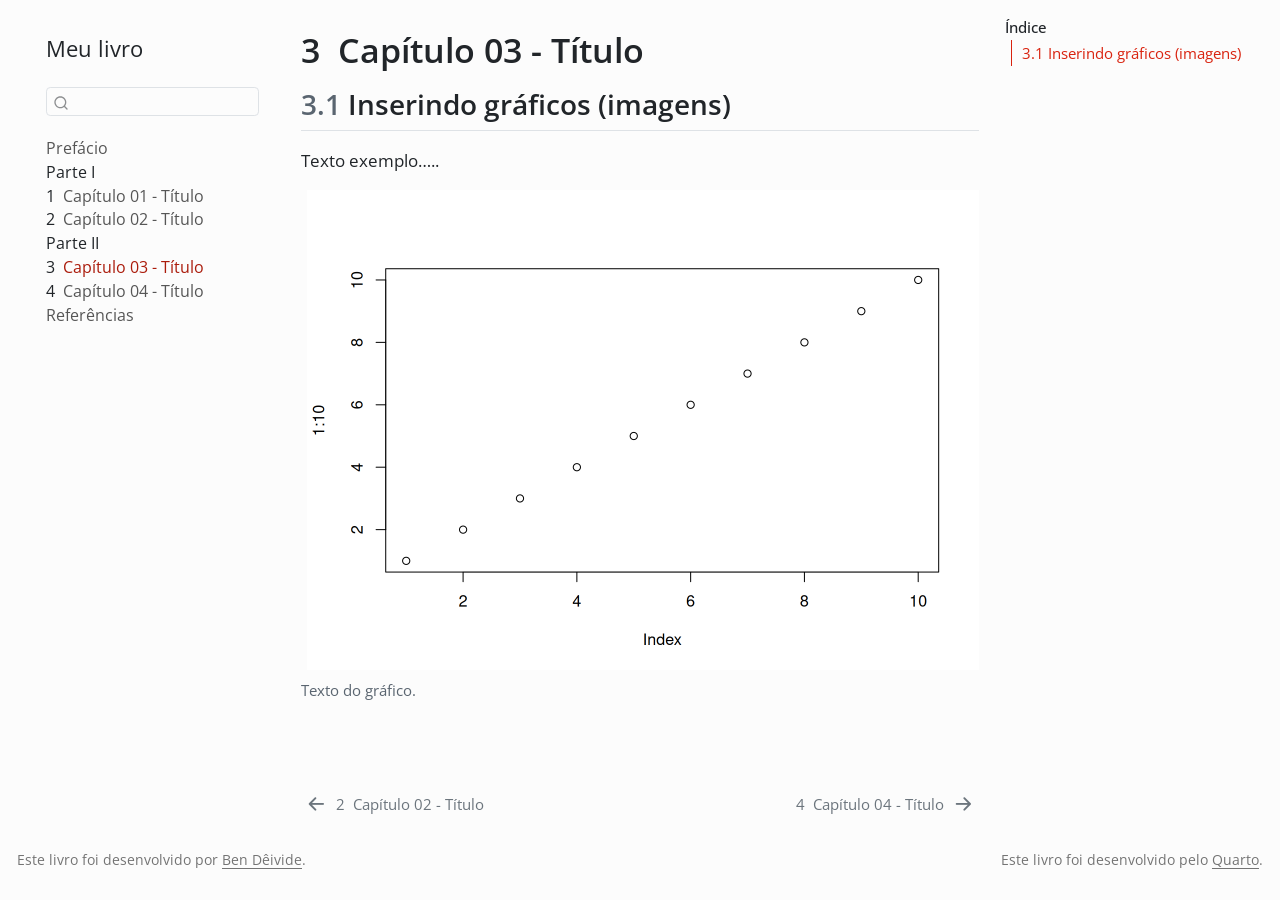
<file: _book/cap03.html>
<!DOCTYPE html>
<html xmlns="http://www.w3.org/1999/xhtml" lang="pt-BR" xml:lang="pt-BR"><head>

<meta charset="utf-8">
<meta name="generator" content="quarto-1.5.56">

<meta name="viewport" content="width=device-width, initial-scale=1.0, user-scalable=yes">


<title>3&nbsp; Capítulo 03 - Título – Meu livro</title>
<style>
code{white-space: pre-wrap;}
span.smallcaps{font-variant: small-caps;}
div.columns{display: flex; gap: min(4vw, 1.5em);}
div.column{flex: auto; overflow-x: auto;}
div.hanging-indent{margin-left: 1.5em; text-indent: -1.5em;}
ul.task-list{list-style: none;}
ul.task-list li input[type="checkbox"] {
  width: 0.8em;
  margin: 0 0.8em 0.2em -1em; /* quarto-specific, see https://github.com/quarto-dev/quarto-cli/issues/4556 */ 
  vertical-align: middle;
}
</style>


<script src="site_libs/quarto-nav/quarto-nav.js"></script>
<script src="site_libs/quarto-nav/headroom.min.js"></script>
<script src="site_libs/clipboard/clipboard.min.js"></script>
<script src="site_libs/quarto-search/autocomplete.umd.js"></script>
<script src="site_libs/quarto-search/fuse.min.js"></script>
<script src="site_libs/quarto-search/quarto-search.js"></script>
<meta name="quarto:offset" content="./">
<link href="./cap04.html" rel="next">
<link href="./cap02.html" rel="prev">
<link href="./hardcover.png" rel="icon" type="image/png">
<script src="site_libs/quarto-html/quarto.js"></script>
<script src="site_libs/quarto-html/popper.min.js"></script>
<script src="site_libs/quarto-html/tippy.umd.min.js"></script>
<script src="site_libs/quarto-html/anchor.min.js"></script>
<link href="site_libs/quarto-html/tippy.css" rel="stylesheet">
<link href="site_libs/quarto-html/quarto-syntax-highlighting.css" rel="stylesheet" id="quarto-text-highlighting-styles">
<script src="site_libs/bootstrap/bootstrap.min.js"></script>
<link href="site_libs/bootstrap/bootstrap-icons.css" rel="stylesheet">
<link href="site_libs/bootstrap/bootstrap.min.css" rel="stylesheet" id="quarto-bootstrap" data-mode="light">
<script id="quarto-search-options" type="application/json">{
  "location": "sidebar",
  "copy-button": false,
  "collapse-after": 3,
  "panel-placement": "start",
  "type": "textbox",
  "limit": 50,
  "keyboard-shortcut": [
    "f",
    "/",
    "s"
  ],
  "show-item-context": false,
  "language": {
    "search-no-results-text": "Nenhum resultado",
    "search-matching-documents-text": "documentos correspondentes",
    "search-copy-link-title": "Copiar link para a busca",
    "search-hide-matches-text": "Esconder correspondências adicionais",
    "search-more-match-text": "mais correspondência neste documento",
    "search-more-matches-text": "mais correspondências neste documento",
    "search-clear-button-title": "Limpar",
    "search-text-placeholder": "",
    "search-detached-cancel-button-title": "Cancelar",
    "search-submit-button-title": "Enviar",
    "search-label": "Procurar"
  }
}</script>


</head>

<body class="nav-sidebar floating">

<div id="quarto-search-results"></div>
  <header id="quarto-header" class="headroom fixed-top">
  <nav class="quarto-secondary-nav">
    <div class="container-fluid d-flex">
      <button type="button" class="quarto-btn-toggle btn" data-bs-toggle="collapse" role="button" data-bs-target=".quarto-sidebar-collapse-item" aria-controls="quarto-sidebar" aria-expanded="false" aria-label="Alternar barra lateral" onclick="if (window.quartoToggleHeadroom) { window.quartoToggleHeadroom(); }">
        <i class="bi bi-layout-text-sidebar-reverse"></i>
      </button>
        <nav class="quarto-page-breadcrumbs" aria-label="breadcrumb"><ol class="breadcrumb"><li class="breadcrumb-item"><a href="./cap03.html"><span class="chapter-number">3</span>&nbsp; <span class="chapter-title">Capítulo 03 - Título</span></a></li></ol></nav>
        <a class="flex-grow-1" role="navigation" data-bs-toggle="collapse" data-bs-target=".quarto-sidebar-collapse-item" aria-controls="quarto-sidebar" aria-expanded="false" aria-label="Alternar barra lateral" onclick="if (window.quartoToggleHeadroom) { window.quartoToggleHeadroom(); }">      
        </a>
      <button type="button" class="btn quarto-search-button" aria-label="Procurar" onclick="window.quartoOpenSearch();">
        <i class="bi bi-search"></i>
      </button>
    </div>
  </nav>
</header>
<!-- content -->
<div id="quarto-content" class="quarto-container page-columns page-rows-contents page-layout-article">
<!-- sidebar -->
  <nav id="quarto-sidebar" class="sidebar collapse collapse-horizontal quarto-sidebar-collapse-item sidebar-navigation floating overflow-auto">
    <div class="pt-lg-2 mt-2 text-left sidebar-header">
    <div class="sidebar-title mb-0 py-0">
      <a href="./">Meu livro</a> 
    </div>
      </div>
        <div class="mt-2 flex-shrink-0 align-items-center">
        <div class="sidebar-search">
        <div id="quarto-search" class="" title="Procurar"></div>
        </div>
        </div>
    <div class="sidebar-menu-container"> 
    <ul class="list-unstyled mt-1">
        <li class="sidebar-item">
  <div class="sidebar-item-container"> 
  <a href="./index.html" class="sidebar-item-text sidebar-link">
 <span class="menu-text">Prefácio</span></a>
  </div>
</li>
        <li class="sidebar-item sidebar-item-section">
      <span class="sidebar-item-text sidebar-link text-start">
 <span class="menu-text">Parte I</span></span>
  </li>
        <li class="sidebar-item">
  <div class="sidebar-item-container"> 
  <a href="./cap01.html" class="sidebar-item-text sidebar-link">
 <span class="menu-text"><span class="chapter-number">1</span>&nbsp; <span class="chapter-title">Capítulo 01 - Título</span></span></a>
  </div>
</li>
        <li class="sidebar-item">
  <div class="sidebar-item-container"> 
  <a href="./cap02.html" class="sidebar-item-text sidebar-link">
 <span class="menu-text"><span class="chapter-number">2</span>&nbsp; <span class="chapter-title">Capítulo 02 - Título</span></span></a>
  </div>
</li>
        <li class="sidebar-item sidebar-item-section">
      <span class="sidebar-item-text sidebar-link text-start">
 <span class="menu-text">Parte II</span></span>
  </li>
        <li class="sidebar-item">
  <div class="sidebar-item-container"> 
  <a href="./cap03.html" class="sidebar-item-text sidebar-link active">
 <span class="menu-text"><span class="chapter-number">3</span>&nbsp; <span class="chapter-title">Capítulo 03 - Título</span></span></a>
  </div>
</li>
        <li class="sidebar-item">
  <div class="sidebar-item-container"> 
  <a href="./cap04.html" class="sidebar-item-text sidebar-link">
 <span class="menu-text"><span class="chapter-number">4</span>&nbsp; <span class="chapter-title">Capítulo 04 - Título</span></span></a>
  </div>
</li>
        <li class="sidebar-item">
  <div class="sidebar-item-container"> 
  <a href="./references.html" class="sidebar-item-text sidebar-link">
 <span class="menu-text">Referências</span></a>
  </div>
</li>
    </ul>
    </div>
</nav>
<div id="quarto-sidebar-glass" class="quarto-sidebar-collapse-item" data-bs-toggle="collapse" data-bs-target=".quarto-sidebar-collapse-item"></div>
<!-- margin-sidebar -->
    <div id="quarto-margin-sidebar" class="sidebar margin-sidebar">
        <nav id="TOC" role="doc-toc" class="toc-active">
    <h2 id="toc-title">Índice</h2>
   
  <ul>
  <li><a href="#inserindo-gráficos-imagens" id="toc-inserindo-gráficos-imagens" class="nav-link active" data-scroll-target="#inserindo-gráficos-imagens"><span class="header-section-number">3.1</span> Inserindo gráficos (imagens)</a></li>
  </ul>
</nav>
    </div>
<!-- main -->
<main class="content" id="quarto-document-content">

<header id="title-block-header" class="quarto-title-block default">
<div class="quarto-title">
<h1 class="title"><span class="chapter-number">3</span>&nbsp; <span class="chapter-title">Capítulo 03 - Título</span></h1>
</div>



<div class="quarto-title-meta">

    
  
    
  </div>
  


</header>


<section id="inserindo-gráficos-imagens" class="level2" data-number="3.1">
<h2 data-number="3.1" class="anchored" data-anchor-id="inserindo-gráficos-imagens"><span class="header-section-number">3.1</span> Inserindo gráficos (imagens)</h2>
<p>Texto exemplo…..</p>
<div class="cell" data-layout-align="right">
<div class="cell-output-display">
<div class="quarto-figure quarto-figure-right">
<figure class="figure">
<p><img src="cap03_files/figure-html/unnamed-chunk-1-1.png" class="img-fluid figure-img" width="672"></p>
<figcaption>Texto do gráfico.</figcaption>
</figure>
</div>
</div>
</div>


</section>

</main> <!-- /main -->
<script id="quarto-html-after-body" type="application/javascript">
window.document.addEventListener("DOMContentLoaded", function (event) {
  const toggleBodyColorMode = (bsSheetEl) => {
    const mode = bsSheetEl.getAttribute("data-mode");
    const bodyEl = window.document.querySelector("body");
    if (mode === "dark") {
      bodyEl.classList.add("quarto-dark");
      bodyEl.classList.remove("quarto-light");
    } else {
      bodyEl.classList.add("quarto-light");
      bodyEl.classList.remove("quarto-dark");
    }
  }
  const toggleBodyColorPrimary = () => {
    const bsSheetEl = window.document.querySelector("link#quarto-bootstrap");
    if (bsSheetEl) {
      toggleBodyColorMode(bsSheetEl);
    }
  }
  toggleBodyColorPrimary();  
  const icon = "";
  const anchorJS = new window.AnchorJS();
  anchorJS.options = {
    placement: 'right',
    icon: icon
  };
  anchorJS.add('.anchored');
  const isCodeAnnotation = (el) => {
    for (const clz of el.classList) {
      if (clz.startsWith('code-annotation-')) {                     
        return true;
      }
    }
    return false;
  }
  const onCopySuccess = function(e) {
    // button target
    const button = e.trigger;
    // don't keep focus
    button.blur();
    // flash "checked"
    button.classList.add('code-copy-button-checked');
    var currentTitle = button.getAttribute("title");
    button.setAttribute("title", "Copiada");
    let tooltip;
    if (window.bootstrap) {
      button.setAttribute("data-bs-toggle", "tooltip");
      button.setAttribute("data-bs-placement", "left");
      button.setAttribute("data-bs-title", "Copiada");
      tooltip = new bootstrap.Tooltip(button, 
        { trigger: "manual", 
          customClass: "code-copy-button-tooltip",
          offset: [0, -8]});
      tooltip.show();    
    }
    setTimeout(function() {
      if (tooltip) {
        tooltip.hide();
        button.removeAttribute("data-bs-title");
        button.removeAttribute("data-bs-toggle");
        button.removeAttribute("data-bs-placement");
      }
      button.setAttribute("title", currentTitle);
      button.classList.remove('code-copy-button-checked');
    }, 1000);
    // clear code selection
    e.clearSelection();
  }
  const getTextToCopy = function(trigger) {
      const codeEl = trigger.previousElementSibling.cloneNode(true);
      for (const childEl of codeEl.children) {
        if (isCodeAnnotation(childEl)) {
          childEl.remove();
        }
      }
      return codeEl.innerText;
  }
  const clipboard = new window.ClipboardJS('.code-copy-button:not([data-in-quarto-modal])', {
    text: getTextToCopy
  });
  clipboard.on('success', onCopySuccess);
  if (window.document.getElementById('quarto-embedded-source-code-modal')) {
    // For code content inside modals, clipBoardJS needs to be initialized with a container option
    // TODO: Check when it could be a function (https://github.com/zenorocha/clipboard.js/issues/860)
    const clipboardModal = new window.ClipboardJS('.code-copy-button[data-in-quarto-modal]', {
      text: getTextToCopy,
      container: window.document.getElementById('quarto-embedded-source-code-modal')
    });
    clipboardModal.on('success', onCopySuccess);
  }
    var localhostRegex = new RegExp(/^(?:http|https):\/\/localhost\:?[0-9]*\//);
    var mailtoRegex = new RegExp(/^mailto:/);
      var filterRegex = new RegExp('/' + window.location.host + '/');
    var isInternal = (href) => {
        return filterRegex.test(href) || localhostRegex.test(href) || mailtoRegex.test(href);
    }
    // Inspect non-navigation links and adorn them if external
 	var links = window.document.querySelectorAll('a[href]:not(.nav-link):not(.navbar-brand):not(.toc-action):not(.sidebar-link):not(.sidebar-item-toggle):not(.pagination-link):not(.no-external):not([aria-hidden]):not(.dropdown-item):not(.quarto-navigation-tool):not(.about-link)');
    for (var i=0; i<links.length; i++) {
      const link = links[i];
      if (!isInternal(link.href)) {
        // undo the damage that might have been done by quarto-nav.js in the case of
        // links that we want to consider external
        if (link.dataset.originalHref !== undefined) {
          link.href = link.dataset.originalHref;
        }
      }
    }
  function tippyHover(el, contentFn, onTriggerFn, onUntriggerFn) {
    const config = {
      allowHTML: true,
      maxWidth: 500,
      delay: 100,
      arrow: false,
      appendTo: function(el) {
          return el.parentElement;
      },
      interactive: true,
      interactiveBorder: 10,
      theme: 'quarto',
      placement: 'bottom-start',
    };
    if (contentFn) {
      config.content = contentFn;
    }
    if (onTriggerFn) {
      config.onTrigger = onTriggerFn;
    }
    if (onUntriggerFn) {
      config.onUntrigger = onUntriggerFn;
    }
    window.tippy(el, config); 
  }
  const noterefs = window.document.querySelectorAll('a[role="doc-noteref"]');
  for (var i=0; i<noterefs.length; i++) {
    const ref = noterefs[i];
    tippyHover(ref, function() {
      // use id or data attribute instead here
      let href = ref.getAttribute('data-footnote-href') || ref.getAttribute('href');
      try { href = new URL(href).hash; } catch {}
      const id = href.replace(/^#\/?/, "");
      const note = window.document.getElementById(id);
      if (note) {
        return note.innerHTML;
      } else {
        return "";
      }
    });
  }
  const xrefs = window.document.querySelectorAll('a.quarto-xref');
  const processXRef = (id, note) => {
    // Strip column container classes
    const stripColumnClz = (el) => {
      el.classList.remove("page-full", "page-columns");
      if (el.children) {
        for (const child of el.children) {
          stripColumnClz(child);
        }
      }
    }
    stripColumnClz(note)
    if (id === null || id.startsWith('sec-')) {
      // Special case sections, only their first couple elements
      const container = document.createElement("div");
      if (note.children && note.children.length > 2) {
        container.appendChild(note.children[0].cloneNode(true));
        for (let i = 1; i < note.children.length; i++) {
          const child = note.children[i];
          if (child.tagName === "P" && child.innerText === "") {
            continue;
          } else {
            container.appendChild(child.cloneNode(true));
            break;
          }
        }
        if (window.Quarto?.typesetMath) {
          window.Quarto.typesetMath(container);
        }
        return container.innerHTML
      } else {
        if (window.Quarto?.typesetMath) {
          window.Quarto.typesetMath(note);
        }
        return note.innerHTML;
      }
    } else {
      // Remove any anchor links if they are present
      const anchorLink = note.querySelector('a.anchorjs-link');
      if (anchorLink) {
        anchorLink.remove();
      }
      if (window.Quarto?.typesetMath) {
        window.Quarto.typesetMath(note);
      }
      // TODO in 1.5, we should make sure this works without a callout special case
      if (note.classList.contains("callout")) {
        return note.outerHTML;
      } else {
        return note.innerHTML;
      }
    }
  }
  for (var i=0; i<xrefs.length; i++) {
    const xref = xrefs[i];
    tippyHover(xref, undefined, function(instance) {
      instance.disable();
      let url = xref.getAttribute('href');
      let hash = undefined; 
      if (url.startsWith('#')) {
        hash = url;
      } else {
        try { hash = new URL(url).hash; } catch {}
      }
      if (hash) {
        const id = hash.replace(/^#\/?/, "");
        const note = window.document.getElementById(id);
        if (note !== null) {
          try {
            const html = processXRef(id, note.cloneNode(true));
            instance.setContent(html);
          } finally {
            instance.enable();
            instance.show();
          }
        } else {
          // See if we can fetch this
          fetch(url.split('#')[0])
          .then(res => res.text())
          .then(html => {
            const parser = new DOMParser();
            const htmlDoc = parser.parseFromString(html, "text/html");
            const note = htmlDoc.getElementById(id);
            if (note !== null) {
              const html = processXRef(id, note);
              instance.setContent(html);
            } 
          }).finally(() => {
            instance.enable();
            instance.show();
          });
        }
      } else {
        // See if we can fetch a full url (with no hash to target)
        // This is a special case and we should probably do some content thinning / targeting
        fetch(url)
        .then(res => res.text())
        .then(html => {
          const parser = new DOMParser();
          const htmlDoc = parser.parseFromString(html, "text/html");
          const note = htmlDoc.querySelector('main.content');
          if (note !== null) {
            // This should only happen for chapter cross references
            // (since there is no id in the URL)
            // remove the first header
            if (note.children.length > 0 && note.children[0].tagName === "HEADER") {
              note.children[0].remove();
            }
            const html = processXRef(null, note);
            instance.setContent(html);
          } 
        }).finally(() => {
          instance.enable();
          instance.show();
        });
      }
    }, function(instance) {
    });
  }
      let selectedAnnoteEl;
      const selectorForAnnotation = ( cell, annotation) => {
        let cellAttr = 'data-code-cell="' + cell + '"';
        let lineAttr = 'data-code-annotation="' +  annotation + '"';
        const selector = 'span[' + cellAttr + '][' + lineAttr + ']';
        return selector;
      }
      const selectCodeLines = (annoteEl) => {
        const doc = window.document;
        const targetCell = annoteEl.getAttribute("data-target-cell");
        const targetAnnotation = annoteEl.getAttribute("data-target-annotation");
        const annoteSpan = window.document.querySelector(selectorForAnnotation(targetCell, targetAnnotation));
        const lines = annoteSpan.getAttribute("data-code-lines").split(",");
        const lineIds = lines.map((line) => {
          return targetCell + "-" + line;
        })
        let top = null;
        let height = null;
        let parent = null;
        if (lineIds.length > 0) {
            //compute the position of the single el (top and bottom and make a div)
            const el = window.document.getElementById(lineIds[0]);
            top = el.offsetTop;
            height = el.offsetHeight;
            parent = el.parentElement.parentElement;
          if (lineIds.length > 1) {
            const lastEl = window.document.getElementById(lineIds[lineIds.length - 1]);
            const bottom = lastEl.offsetTop + lastEl.offsetHeight;
            height = bottom - top;
          }
          if (top !== null && height !== null && parent !== null) {
            // cook up a div (if necessary) and position it 
            let div = window.document.getElementById("code-annotation-line-highlight");
            if (div === null) {
              div = window.document.createElement("div");
              div.setAttribute("id", "code-annotation-line-highlight");
              div.style.position = 'absolute';
              parent.appendChild(div);
            }
            div.style.top = top - 2 + "px";
            div.style.height = height + 4 + "px";
            div.style.left = 0;
            let gutterDiv = window.document.getElementById("code-annotation-line-highlight-gutter");
            if (gutterDiv === null) {
              gutterDiv = window.document.createElement("div");
              gutterDiv.setAttribute("id", "code-annotation-line-highlight-gutter");
              gutterDiv.style.position = 'absolute';
              const codeCell = window.document.getElementById(targetCell);
              const gutter = codeCell.querySelector('.code-annotation-gutter');
              gutter.appendChild(gutterDiv);
            }
            gutterDiv.style.top = top - 2 + "px";
            gutterDiv.style.height = height + 4 + "px";
          }
          selectedAnnoteEl = annoteEl;
        }
      };
      const unselectCodeLines = () => {
        const elementsIds = ["code-annotation-line-highlight", "code-annotation-line-highlight-gutter"];
        elementsIds.forEach((elId) => {
          const div = window.document.getElementById(elId);
          if (div) {
            div.remove();
          }
        });
        selectedAnnoteEl = undefined;
      };
        // Handle positioning of the toggle
    window.addEventListener(
      "resize",
      throttle(() => {
        elRect = undefined;
        if (selectedAnnoteEl) {
          selectCodeLines(selectedAnnoteEl);
        }
      }, 10)
    );
    function throttle(fn, ms) {
    let throttle = false;
    let timer;
      return (...args) => {
        if(!throttle) { // first call gets through
            fn.apply(this, args);
            throttle = true;
        } else { // all the others get throttled
            if(timer) clearTimeout(timer); // cancel #2
            timer = setTimeout(() => {
              fn.apply(this, args);
              timer = throttle = false;
            }, ms);
        }
      };
    }
      // Attach click handler to the DT
      const annoteDls = window.document.querySelectorAll('dt[data-target-cell]');
      for (const annoteDlNode of annoteDls) {
        annoteDlNode.addEventListener('click', (event) => {
          const clickedEl = event.target;
          if (clickedEl !== selectedAnnoteEl) {
            unselectCodeLines();
            const activeEl = window.document.querySelector('dt[data-target-cell].code-annotation-active');
            if (activeEl) {
              activeEl.classList.remove('code-annotation-active');
            }
            selectCodeLines(clickedEl);
            clickedEl.classList.add('code-annotation-active');
          } else {
            // Unselect the line
            unselectCodeLines();
            clickedEl.classList.remove('code-annotation-active');
          }
        });
      }
  const findCites = (el) => {
    const parentEl = el.parentElement;
    if (parentEl) {
      const cites = parentEl.dataset.cites;
      if (cites) {
        return {
          el,
          cites: cites.split(' ')
        };
      } else {
        return findCites(el.parentElement)
      }
    } else {
      return undefined;
    }
  };
  var bibliorefs = window.document.querySelectorAll('a[role="doc-biblioref"]');
  for (var i=0; i<bibliorefs.length; i++) {
    const ref = bibliorefs[i];
    const citeInfo = findCites(ref);
    if (citeInfo) {
      tippyHover(citeInfo.el, function() {
        var popup = window.document.createElement('div');
        citeInfo.cites.forEach(function(cite) {
          var citeDiv = window.document.createElement('div');
          citeDiv.classList.add('hanging-indent');
          citeDiv.classList.add('csl-entry');
          var biblioDiv = window.document.getElementById('ref-' + cite);
          if (biblioDiv) {
            citeDiv.innerHTML = biblioDiv.innerHTML;
          }
          popup.appendChild(citeDiv);
        });
        return popup.innerHTML;
      });
    }
  }
});
</script>
<nav class="page-navigation">
  <div class="nav-page nav-page-previous">
      <a href="./cap02.html" class="pagination-link" aria-label="Capítulo 02  - Título">
        <i class="bi bi-arrow-left-short"></i> <span class="nav-page-text"><span class="chapter-number">2</span>&nbsp; <span class="chapter-title">Capítulo 02 - Título</span></span>
      </a>          
  </div>
  <div class="nav-page nav-page-next">
      <a href="./cap04.html" class="pagination-link" aria-label="Capítulo 04  - Título">
        <span class="nav-page-text"><span class="chapter-number">4</span>&nbsp; <span class="chapter-title">Capítulo 04 - Título</span></span> <i class="bi bi-arrow-right-short"></i>
      </a>
  </div>
</nav>
</div> <!-- /content -->
<footer class="footer">
  <div class="nav-footer">
    <div class="nav-footer-left">
<p>Este livro foi desenvolvido por <a href="https://bendeivide.github.io/">Ben Dêivide</a>.</p>
</div>   
    <div class="nav-footer-center">
      &nbsp;
    </div>
    <div class="nav-footer-right">
<p>Este livro foi desenvolvido pelo <a href="https://quarto.org/">Quarto</a>.</p>
</div>
  </div>
</footer>




</body></html>
</file>
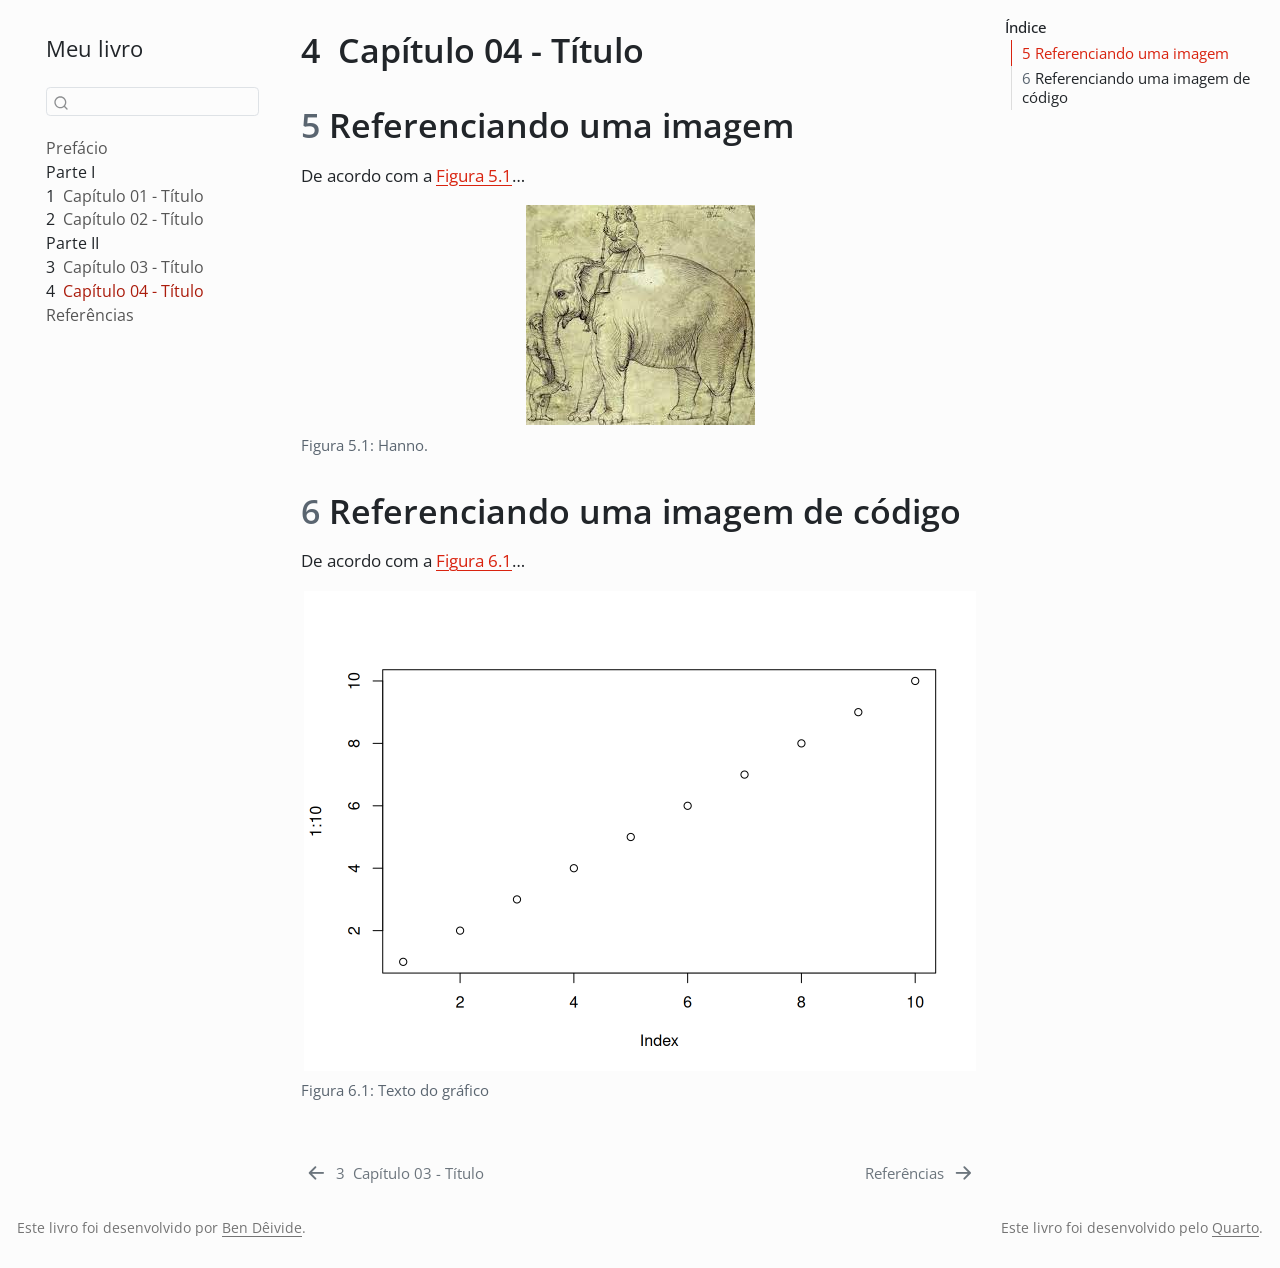
<file: _book/cap04.html>
<!DOCTYPE html>
<html xmlns="http://www.w3.org/1999/xhtml" lang="pt-BR" xml:lang="pt-BR"><head>

<meta charset="utf-8">
<meta name="generator" content="quarto-1.5.56">

<meta name="viewport" content="width=device-width, initial-scale=1.0, user-scalable=yes">


<title>4&nbsp; Capítulo 04 - Título – Meu livro</title>
<style>
code{white-space: pre-wrap;}
span.smallcaps{font-variant: small-caps;}
div.columns{display: flex; gap: min(4vw, 1.5em);}
div.column{flex: auto; overflow-x: auto;}
div.hanging-indent{margin-left: 1.5em; text-indent: -1.5em;}
ul.task-list{list-style: none;}
ul.task-list li input[type="checkbox"] {
  width: 0.8em;
  margin: 0 0.8em 0.2em -1em; /* quarto-specific, see https://github.com/quarto-dev/quarto-cli/issues/4556 */ 
  vertical-align: middle;
}
</style>


<script src="site_libs/quarto-nav/quarto-nav.js"></script>
<script src="site_libs/quarto-nav/headroom.min.js"></script>
<script src="site_libs/clipboard/clipboard.min.js"></script>
<script src="site_libs/quarto-search/autocomplete.umd.js"></script>
<script src="site_libs/quarto-search/fuse.min.js"></script>
<script src="site_libs/quarto-search/quarto-search.js"></script>
<meta name="quarto:offset" content="./">
<link href="./references.html" rel="next">
<link href="./cap03.html" rel="prev">
<link href="./hardcover.png" rel="icon" type="image/png">
<script src="site_libs/quarto-html/quarto.js"></script>
<script src="site_libs/quarto-html/popper.min.js"></script>
<script src="site_libs/quarto-html/tippy.umd.min.js"></script>
<script src="site_libs/quarto-html/anchor.min.js"></script>
<link href="site_libs/quarto-html/tippy.css" rel="stylesheet">
<link href="site_libs/quarto-html/quarto-syntax-highlighting.css" rel="stylesheet" id="quarto-text-highlighting-styles">
<script src="site_libs/bootstrap/bootstrap.min.js"></script>
<link href="site_libs/bootstrap/bootstrap-icons.css" rel="stylesheet">
<link href="site_libs/bootstrap/bootstrap.min.css" rel="stylesheet" id="quarto-bootstrap" data-mode="light">
<script id="quarto-search-options" type="application/json">{
  "location": "sidebar",
  "copy-button": false,
  "collapse-after": 3,
  "panel-placement": "start",
  "type": "textbox",
  "limit": 50,
  "keyboard-shortcut": [
    "f",
    "/",
    "s"
  ],
  "show-item-context": false,
  "language": {
    "search-no-results-text": "Nenhum resultado",
    "search-matching-documents-text": "documentos correspondentes",
    "search-copy-link-title": "Copiar link para a busca",
    "search-hide-matches-text": "Esconder correspondências adicionais",
    "search-more-match-text": "mais correspondência neste documento",
    "search-more-matches-text": "mais correspondências neste documento",
    "search-clear-button-title": "Limpar",
    "search-text-placeholder": "",
    "search-detached-cancel-button-title": "Cancelar",
    "search-submit-button-title": "Enviar",
    "search-label": "Procurar"
  }
}</script>


</head>

<body class="nav-sidebar floating">

<div id="quarto-search-results"></div>
  <header id="quarto-header" class="headroom fixed-top">
  <nav class="quarto-secondary-nav">
    <div class="container-fluid d-flex">
      <button type="button" class="quarto-btn-toggle btn" data-bs-toggle="collapse" role="button" data-bs-target=".quarto-sidebar-collapse-item" aria-controls="quarto-sidebar" aria-expanded="false" aria-label="Alternar barra lateral" onclick="if (window.quartoToggleHeadroom) { window.quartoToggleHeadroom(); }">
        <i class="bi bi-layout-text-sidebar-reverse"></i>
      </button>
        <nav class="quarto-page-breadcrumbs" aria-label="breadcrumb"><ol class="breadcrumb"><li class="breadcrumb-item"><a href="./cap04.html"><span class="chapter-number">4</span>&nbsp; <span class="chapter-title">Capítulo 04 - Título</span></a></li></ol></nav>
        <a class="flex-grow-1" role="navigation" data-bs-toggle="collapse" data-bs-target=".quarto-sidebar-collapse-item" aria-controls="quarto-sidebar" aria-expanded="false" aria-label="Alternar barra lateral" onclick="if (window.quartoToggleHeadroom) { window.quartoToggleHeadroom(); }">      
        </a>
      <button type="button" class="btn quarto-search-button" aria-label="Procurar" onclick="window.quartoOpenSearch();">
        <i class="bi bi-search"></i>
      </button>
    </div>
  </nav>
</header>
<!-- content -->
<div id="quarto-content" class="quarto-container page-columns page-rows-contents page-layout-article">
<!-- sidebar -->
  <nav id="quarto-sidebar" class="sidebar collapse collapse-horizontal quarto-sidebar-collapse-item sidebar-navigation floating overflow-auto">
    <div class="pt-lg-2 mt-2 text-left sidebar-header">
    <div class="sidebar-title mb-0 py-0">
      <a href="./">Meu livro</a> 
    </div>
      </div>
        <div class="mt-2 flex-shrink-0 align-items-center">
        <div class="sidebar-search">
        <div id="quarto-search" class="" title="Procurar"></div>
        </div>
        </div>
    <div class="sidebar-menu-container"> 
    <ul class="list-unstyled mt-1">
        <li class="sidebar-item">
  <div class="sidebar-item-container"> 
  <a href="./index.html" class="sidebar-item-text sidebar-link">
 <span class="menu-text">Prefácio</span></a>
  </div>
</li>
        <li class="sidebar-item sidebar-item-section">
      <span class="sidebar-item-text sidebar-link text-start">
 <span class="menu-text">Parte I</span></span>
  </li>
        <li class="sidebar-item">
  <div class="sidebar-item-container"> 
  <a href="./cap01.html" class="sidebar-item-text sidebar-link">
 <span class="menu-text"><span class="chapter-number">1</span>&nbsp; <span class="chapter-title">Capítulo 01 - Título</span></span></a>
  </div>
</li>
        <li class="sidebar-item">
  <div class="sidebar-item-container"> 
  <a href="./cap02.html" class="sidebar-item-text sidebar-link">
 <span class="menu-text"><span class="chapter-number">2</span>&nbsp; <span class="chapter-title">Capítulo 02 - Título</span></span></a>
  </div>
</li>
        <li class="sidebar-item sidebar-item-section">
      <span class="sidebar-item-text sidebar-link text-start">
 <span class="menu-text">Parte II</span></span>
  </li>
        <li class="sidebar-item">
  <div class="sidebar-item-container"> 
  <a href="./cap03.html" class="sidebar-item-text sidebar-link">
 <span class="menu-text"><span class="chapter-number">3</span>&nbsp; <span class="chapter-title">Capítulo 03 - Título</span></span></a>
  </div>
</li>
        <li class="sidebar-item">
  <div class="sidebar-item-container"> 
  <a href="./cap04.html" class="sidebar-item-text sidebar-link active">
 <span class="menu-text"><span class="chapter-number">4</span>&nbsp; <span class="chapter-title">Capítulo 04 - Título</span></span></a>
  </div>
</li>
        <li class="sidebar-item">
  <div class="sidebar-item-container"> 
  <a href="./references.html" class="sidebar-item-text sidebar-link">
 <span class="menu-text">Referências</span></a>
  </div>
</li>
    </ul>
    </div>
</nav>
<div id="quarto-sidebar-glass" class="quarto-sidebar-collapse-item" data-bs-toggle="collapse" data-bs-target=".quarto-sidebar-collapse-item"></div>
<!-- margin-sidebar -->
    <div id="quarto-margin-sidebar" class="sidebar margin-sidebar">
        <nav id="TOC" role="doc-toc" class="toc-active">
    <h2 id="toc-title">Índice</h2>
   
  <ul>
  <li><a href="#referenciando-uma-imagem" id="toc-referenciando-uma-imagem" class="nav-link active" data-scroll-target="#referenciando-uma-imagem"><span class="header-section-number">5</span> Referenciando uma imagem</a></li>
  <li><a href="#referenciando-uma-imagem-de-código" id="toc-referenciando-uma-imagem-de-código" class="nav-link" data-scroll-target="#referenciando-uma-imagem-de-código"><span class="header-section-number">6</span> Referenciando uma imagem de código</a></li>
  </ul>
</nav>
    </div>
<!-- main -->
<main class="content" id="quarto-document-content">

<header id="title-block-header" class="quarto-title-block default">
<div class="quarto-title">
<h1 class="title"><span class="chapter-number">4</span>&nbsp; <span class="chapter-title">Capítulo 04 - Título</span></h1>
</div>



<div class="quarto-title-meta">

    
  
    
  </div>
  


</header>


<!-- ## Paineis de figuras -->
<!-- ::: {layout-ncol=2 layout-align="left"} -->
<!-- ![Surus](surus.png) -->
<!-- ![Hanno](hanno.png) -->
<!-- ![Abdul Abbas](abdul-abbas.png) -->
<!-- ![Lin Wang](lin-wang.png) -->
<!-- ::: -->
<!-- ## Subfiguras -->
<!-- De acordo com a @fig-elephants, mais especificamente, a @fig-surus -->
<!-- ::: {#fig-elephants layout-ncol=2} -->
<!-- ![Surus](surus.png){#fig-surus} -->
<!-- ![Hanno](hanno.png){#fig-hanno} -->
<!-- Famous Elephants -->
<!-- ::: -->
<section id="referenciando-uma-imagem" class="level1" data-number="5">
<h1 data-number="5"><span class="header-section-number">5</span> Referenciando uma imagem</h1>
<p>De acordo com a <a href="#fig-hanno" class="quarto-xref">Figura&nbsp;<span>5.1</span></a>…</p>
<div id="fig-hanno" class="quarto-float quarto-figure quarto-figure-center anchored">
<figure class="quarto-float quarto-float-fig figure">
<div aria-describedby="fig-hanno-caption-0ceaefa1-69ba-4598-a22c-09a6ac19f8ca">
<img src="hanno.png" class="img-fluid figure-img">
</div>
<figcaption class="quarto-float-caption-bottom quarto-float-caption quarto-float-fig" id="fig-hanno-caption-0ceaefa1-69ba-4598-a22c-09a6ac19f8ca">
Figura&nbsp;5.1: Hanno.
</figcaption>
</figure>
</div>
</section>
<section id="referenciando-uma-imagem-de-código" class="level1" data-number="6">
<h1 data-number="6"><span class="header-section-number">6</span> Referenciando uma imagem de código</h1>
<p>De acordo com a <a href="#fig-grafico" class="quarto-xref">Figura&nbsp;<span>6.1</span></a>…</p>
<div class="cell">
<div class="cell-output-display">
<div id="fig-grafico" class="quarto-float quarto-figure quarto-figure-center anchored">
<figure class="quarto-float quarto-float-fig figure">
<div aria-describedby="fig-grafico-caption-0ceaefa1-69ba-4598-a22c-09a6ac19f8ca">
<img src="cap04_files/figure-html/fig-grafico-1.png" class="img-fluid figure-img" width="672">
</div>
<figcaption class="quarto-float-caption-bottom quarto-float-caption quarto-float-fig" id="fig-grafico-caption-0ceaefa1-69ba-4598-a22c-09a6ac19f8ca">
Figura&nbsp;6.1: Texto do gráfico
</figcaption>
</figure>
</div>
</div>
</div>


</section>

</main> <!-- /main -->
<script id="quarto-html-after-body" type="application/javascript">
window.document.addEventListener("DOMContentLoaded", function (event) {
  const toggleBodyColorMode = (bsSheetEl) => {
    const mode = bsSheetEl.getAttribute("data-mode");
    const bodyEl = window.document.querySelector("body");
    if (mode === "dark") {
      bodyEl.classList.add("quarto-dark");
      bodyEl.classList.remove("quarto-light");
    } else {
      bodyEl.classList.add("quarto-light");
      bodyEl.classList.remove("quarto-dark");
    }
  }
  const toggleBodyColorPrimary = () => {
    const bsSheetEl = window.document.querySelector("link#quarto-bootstrap");
    if (bsSheetEl) {
      toggleBodyColorMode(bsSheetEl);
    }
  }
  toggleBodyColorPrimary();  
  const icon = "";
  const anchorJS = new window.AnchorJS();
  anchorJS.options = {
    placement: 'right',
    icon: icon
  };
  anchorJS.add('.anchored');
  const isCodeAnnotation = (el) => {
    for (const clz of el.classList) {
      if (clz.startsWith('code-annotation-')) {                     
        return true;
      }
    }
    return false;
  }
  const onCopySuccess = function(e) {
    // button target
    const button = e.trigger;
    // don't keep focus
    button.blur();
    // flash "checked"
    button.classList.add('code-copy-button-checked');
    var currentTitle = button.getAttribute("title");
    button.setAttribute("title", "Copiada");
    let tooltip;
    if (window.bootstrap) {
      button.setAttribute("data-bs-toggle", "tooltip");
      button.setAttribute("data-bs-placement", "left");
      button.setAttribute("data-bs-title", "Copiada");
      tooltip = new bootstrap.Tooltip(button, 
        { trigger: "manual", 
          customClass: "code-copy-button-tooltip",
          offset: [0, -8]});
      tooltip.show();    
    }
    setTimeout(function() {
      if (tooltip) {
        tooltip.hide();
        button.removeAttribute("data-bs-title");
        button.removeAttribute("data-bs-toggle");
        button.removeAttribute("data-bs-placement");
      }
      button.setAttribute("title", currentTitle);
      button.classList.remove('code-copy-button-checked');
    }, 1000);
    // clear code selection
    e.clearSelection();
  }
  const getTextToCopy = function(trigger) {
      const codeEl = trigger.previousElementSibling.cloneNode(true);
      for (const childEl of codeEl.children) {
        if (isCodeAnnotation(childEl)) {
          childEl.remove();
        }
      }
      return codeEl.innerText;
  }
  const clipboard = new window.ClipboardJS('.code-copy-button:not([data-in-quarto-modal])', {
    text: getTextToCopy
  });
  clipboard.on('success', onCopySuccess);
  if (window.document.getElementById('quarto-embedded-source-code-modal')) {
    // For code content inside modals, clipBoardJS needs to be initialized with a container option
    // TODO: Check when it could be a function (https://github.com/zenorocha/clipboard.js/issues/860)
    const clipboardModal = new window.ClipboardJS('.code-copy-button[data-in-quarto-modal]', {
      text: getTextToCopy,
      container: window.document.getElementById('quarto-embedded-source-code-modal')
    });
    clipboardModal.on('success', onCopySuccess);
  }
    var localhostRegex = new RegExp(/^(?:http|https):\/\/localhost\:?[0-9]*\//);
    var mailtoRegex = new RegExp(/^mailto:/);
      var filterRegex = new RegExp('/' + window.location.host + '/');
    var isInternal = (href) => {
        return filterRegex.test(href) || localhostRegex.test(href) || mailtoRegex.test(href);
    }
    // Inspect non-navigation links and adorn them if external
 	var links = window.document.querySelectorAll('a[href]:not(.nav-link):not(.navbar-brand):not(.toc-action):not(.sidebar-link):not(.sidebar-item-toggle):not(.pagination-link):not(.no-external):not([aria-hidden]):not(.dropdown-item):not(.quarto-navigation-tool):not(.about-link)');
    for (var i=0; i<links.length; i++) {
      const link = links[i];
      if (!isInternal(link.href)) {
        // undo the damage that might have been done by quarto-nav.js in the case of
        // links that we want to consider external
        if (link.dataset.originalHref !== undefined) {
          link.href = link.dataset.originalHref;
        }
      }
    }
  function tippyHover(el, contentFn, onTriggerFn, onUntriggerFn) {
    const config = {
      allowHTML: true,
      maxWidth: 500,
      delay: 100,
      arrow: false,
      appendTo: function(el) {
          return el.parentElement;
      },
      interactive: true,
      interactiveBorder: 10,
      theme: 'quarto',
      placement: 'bottom-start',
    };
    if (contentFn) {
      config.content = contentFn;
    }
    if (onTriggerFn) {
      config.onTrigger = onTriggerFn;
    }
    if (onUntriggerFn) {
      config.onUntrigger = onUntriggerFn;
    }
    window.tippy(el, config); 
  }
  const noterefs = window.document.querySelectorAll('a[role="doc-noteref"]');
  for (var i=0; i<noterefs.length; i++) {
    const ref = noterefs[i];
    tippyHover(ref, function() {
      // use id or data attribute instead here
      let href = ref.getAttribute('data-footnote-href') || ref.getAttribute('href');
      try { href = new URL(href).hash; } catch {}
      const id = href.replace(/^#\/?/, "");
      const note = window.document.getElementById(id);
      if (note) {
        return note.innerHTML;
      } else {
        return "";
      }
    });
  }
  const xrefs = window.document.querySelectorAll('a.quarto-xref');
  const processXRef = (id, note) => {
    // Strip column container classes
    const stripColumnClz = (el) => {
      el.classList.remove("page-full", "page-columns");
      if (el.children) {
        for (const child of el.children) {
          stripColumnClz(child);
        }
      }
    }
    stripColumnClz(note)
    if (id === null || id.startsWith('sec-')) {
      // Special case sections, only their first couple elements
      const container = document.createElement("div");
      if (note.children && note.children.length > 2) {
        container.appendChild(note.children[0].cloneNode(true));
        for (let i = 1; i < note.children.length; i++) {
          const child = note.children[i];
          if (child.tagName === "P" && child.innerText === "") {
            continue;
          } else {
            container.appendChild(child.cloneNode(true));
            break;
          }
        }
        if (window.Quarto?.typesetMath) {
          window.Quarto.typesetMath(container);
        }
        return container.innerHTML
      } else {
        if (window.Quarto?.typesetMath) {
          window.Quarto.typesetMath(note);
        }
        return note.innerHTML;
      }
    } else {
      // Remove any anchor links if they are present
      const anchorLink = note.querySelector('a.anchorjs-link');
      if (anchorLink) {
        anchorLink.remove();
      }
      if (window.Quarto?.typesetMath) {
        window.Quarto.typesetMath(note);
      }
      // TODO in 1.5, we should make sure this works without a callout special case
      if (note.classList.contains("callout")) {
        return note.outerHTML;
      } else {
        return note.innerHTML;
      }
    }
  }
  for (var i=0; i<xrefs.length; i++) {
    const xref = xrefs[i];
    tippyHover(xref, undefined, function(instance) {
      instance.disable();
      let url = xref.getAttribute('href');
      let hash = undefined; 
      if (url.startsWith('#')) {
        hash = url;
      } else {
        try { hash = new URL(url).hash; } catch {}
      }
      if (hash) {
        const id = hash.replace(/^#\/?/, "");
        const note = window.document.getElementById(id);
        if (note !== null) {
          try {
            const html = processXRef(id, note.cloneNode(true));
            instance.setContent(html);
          } finally {
            instance.enable();
            instance.show();
          }
        } else {
          // See if we can fetch this
          fetch(url.split('#')[0])
          .then(res => res.text())
          .then(html => {
            const parser = new DOMParser();
            const htmlDoc = parser.parseFromString(html, "text/html");
            const note = htmlDoc.getElementById(id);
            if (note !== null) {
              const html = processXRef(id, note);
              instance.setContent(html);
            } 
          }).finally(() => {
            instance.enable();
            instance.show();
          });
        }
      } else {
        // See if we can fetch a full url (with no hash to target)
        // This is a special case and we should probably do some content thinning / targeting
        fetch(url)
        .then(res => res.text())
        .then(html => {
          const parser = new DOMParser();
          const htmlDoc = parser.parseFromString(html, "text/html");
          const note = htmlDoc.querySelector('main.content');
          if (note !== null) {
            // This should only happen for chapter cross references
            // (since there is no id in the URL)
            // remove the first header
            if (note.children.length > 0 && note.children[0].tagName === "HEADER") {
              note.children[0].remove();
            }
            const html = processXRef(null, note);
            instance.setContent(html);
          } 
        }).finally(() => {
          instance.enable();
          instance.show();
        });
      }
    }, function(instance) {
    });
  }
      let selectedAnnoteEl;
      const selectorForAnnotation = ( cell, annotation) => {
        let cellAttr = 'data-code-cell="' + cell + '"';
        let lineAttr = 'data-code-annotation="' +  annotation + '"';
        const selector = 'span[' + cellAttr + '][' + lineAttr + ']';
        return selector;
      }
      const selectCodeLines = (annoteEl) => {
        const doc = window.document;
        const targetCell = annoteEl.getAttribute("data-target-cell");
        const targetAnnotation = annoteEl.getAttribute("data-target-annotation");
        const annoteSpan = window.document.querySelector(selectorForAnnotation(targetCell, targetAnnotation));
        const lines = annoteSpan.getAttribute("data-code-lines").split(",");
        const lineIds = lines.map((line) => {
          return targetCell + "-" + line;
        })
        let top = null;
        let height = null;
        let parent = null;
        if (lineIds.length > 0) {
            //compute the position of the single el (top and bottom and make a div)
            const el = window.document.getElementById(lineIds[0]);
            top = el.offsetTop;
            height = el.offsetHeight;
            parent = el.parentElement.parentElement;
          if (lineIds.length > 1) {
            const lastEl = window.document.getElementById(lineIds[lineIds.length - 1]);
            const bottom = lastEl.offsetTop + lastEl.offsetHeight;
            height = bottom - top;
          }
          if (top !== null && height !== null && parent !== null) {
            // cook up a div (if necessary) and position it 
            let div = window.document.getElementById("code-annotation-line-highlight");
            if (div === null) {
              div = window.document.createElement("div");
              div.setAttribute("id", "code-annotation-line-highlight");
              div.style.position = 'absolute';
              parent.appendChild(div);
            }
            div.style.top = top - 2 + "px";
            div.style.height = height + 4 + "px";
            div.style.left = 0;
            let gutterDiv = window.document.getElementById("code-annotation-line-highlight-gutter");
            if (gutterDiv === null) {
              gutterDiv = window.document.createElement("div");
              gutterDiv.setAttribute("id", "code-annotation-line-highlight-gutter");
              gutterDiv.style.position = 'absolute';
              const codeCell = window.document.getElementById(targetCell);
              const gutter = codeCell.querySelector('.code-annotation-gutter');
              gutter.appendChild(gutterDiv);
            }
            gutterDiv.style.top = top - 2 + "px";
            gutterDiv.style.height = height + 4 + "px";
          }
          selectedAnnoteEl = annoteEl;
        }
      };
      const unselectCodeLines = () => {
        const elementsIds = ["code-annotation-line-highlight", "code-annotation-line-highlight-gutter"];
        elementsIds.forEach((elId) => {
          const div = window.document.getElementById(elId);
          if (div) {
            div.remove();
          }
        });
        selectedAnnoteEl = undefined;
      };
        // Handle positioning of the toggle
    window.addEventListener(
      "resize",
      throttle(() => {
        elRect = undefined;
        if (selectedAnnoteEl) {
          selectCodeLines(selectedAnnoteEl);
        }
      }, 10)
    );
    function throttle(fn, ms) {
    let throttle = false;
    let timer;
      return (...args) => {
        if(!throttle) { // first call gets through
            fn.apply(this, args);
            throttle = true;
        } else { // all the others get throttled
            if(timer) clearTimeout(timer); // cancel #2
            timer = setTimeout(() => {
              fn.apply(this, args);
              timer = throttle = false;
            }, ms);
        }
      };
    }
      // Attach click handler to the DT
      const annoteDls = window.document.querySelectorAll('dt[data-target-cell]');
      for (const annoteDlNode of annoteDls) {
        annoteDlNode.addEventListener('click', (event) => {
          const clickedEl = event.target;
          if (clickedEl !== selectedAnnoteEl) {
            unselectCodeLines();
            const activeEl = window.document.querySelector('dt[data-target-cell].code-annotation-active');
            if (activeEl) {
              activeEl.classList.remove('code-annotation-active');
            }
            selectCodeLines(clickedEl);
            clickedEl.classList.add('code-annotation-active');
          } else {
            // Unselect the line
            unselectCodeLines();
            clickedEl.classList.remove('code-annotation-active');
          }
        });
      }
  const findCites = (el) => {
    const parentEl = el.parentElement;
    if (parentEl) {
      const cites = parentEl.dataset.cites;
      if (cites) {
        return {
          el,
          cites: cites.split(' ')
        };
      } else {
        return findCites(el.parentElement)
      }
    } else {
      return undefined;
    }
  };
  var bibliorefs = window.document.querySelectorAll('a[role="doc-biblioref"]');
  for (var i=0; i<bibliorefs.length; i++) {
    const ref = bibliorefs[i];
    const citeInfo = findCites(ref);
    if (citeInfo) {
      tippyHover(citeInfo.el, function() {
        var popup = window.document.createElement('div');
        citeInfo.cites.forEach(function(cite) {
          var citeDiv = window.document.createElement('div');
          citeDiv.classList.add('hanging-indent');
          citeDiv.classList.add('csl-entry');
          var biblioDiv = window.document.getElementById('ref-' + cite);
          if (biblioDiv) {
            citeDiv.innerHTML = biblioDiv.innerHTML;
          }
          popup.appendChild(citeDiv);
        });
        return popup.innerHTML;
      });
    }
  }
});
</script>
<nav class="page-navigation">
  <div class="nav-page nav-page-previous">
      <a href="./cap03.html" class="pagination-link" aria-label="Capítulo 03  - Título">
        <i class="bi bi-arrow-left-short"></i> <span class="nav-page-text"><span class="chapter-number">3</span>&nbsp; <span class="chapter-title">Capítulo 03 - Título</span></span>
      </a>          
  </div>
  <div class="nav-page nav-page-next">
      <a href="./references.html" class="pagination-link" aria-label="Referências">
        <span class="nav-page-text">Referências</span> <i class="bi bi-arrow-right-short"></i>
      </a>
  </div>
</nav>
</div> <!-- /content -->
<footer class="footer">
  <div class="nav-footer">
    <div class="nav-footer-left">
<p>Este livro foi desenvolvido por <a href="https://bendeivide.github.io/">Ben Dêivide</a>.</p>
</div>   
    <div class="nav-footer-center">
      &nbsp;
    </div>
    <div class="nav-footer-right">
<p>Este livro foi desenvolvido pelo <a href="https://quarto.org/">Quarto</a>.</p>
</div>
  </div>
</footer>




</body></html>
</file>
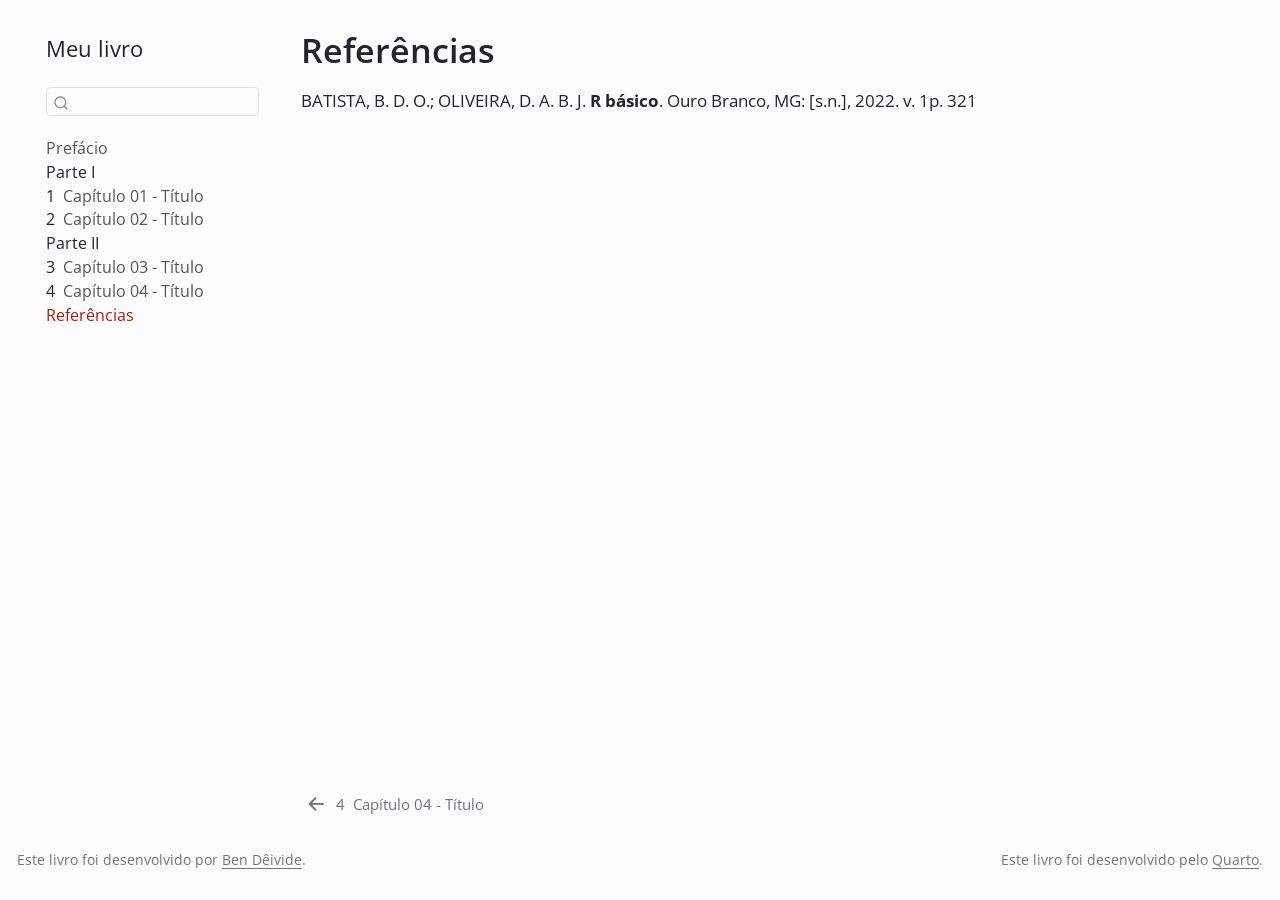
<file: _book/references.html>
<!DOCTYPE html>
<html xmlns="http://www.w3.org/1999/xhtml" lang="pt-BR" xml:lang="pt-BR"><head>

<meta charset="utf-8">
<meta name="generator" content="quarto-1.5.56">

<meta name="viewport" content="width=device-width, initial-scale=1.0, user-scalable=yes">


<title>Referências – Meu livro</title>
<style>
code{white-space: pre-wrap;}
span.smallcaps{font-variant: small-caps;}
div.columns{display: flex; gap: min(4vw, 1.5em);}
div.column{flex: auto; overflow-x: auto;}
div.hanging-indent{margin-left: 1.5em; text-indent: -1.5em;}
ul.task-list{list-style: none;}
ul.task-list li input[type="checkbox"] {
  width: 0.8em;
  margin: 0 0.8em 0.2em -1em; /* quarto-specific, see https://github.com/quarto-dev/quarto-cli/issues/4556 */ 
  vertical-align: middle;
}
/* CSS for citations */
div.csl-bib-body { }
div.csl-entry {
  clear: both;
}
.hanging-indent div.csl-entry {
  margin-left:2em;
  text-indent:-2em;
}
div.csl-left-margin {
  min-width:2em;
  float:left;
}
div.csl-right-inline {
  margin-left:2em;
  padding-left:1em;
}
div.csl-indent {
  margin-left: 2em;
}</style>


<script src="site_libs/quarto-nav/quarto-nav.js"></script>
<script src="site_libs/quarto-nav/headroom.min.js"></script>
<script src="site_libs/clipboard/clipboard.min.js"></script>
<script src="site_libs/quarto-search/autocomplete.umd.js"></script>
<script src="site_libs/quarto-search/fuse.min.js"></script>
<script src="site_libs/quarto-search/quarto-search.js"></script>
<meta name="quarto:offset" content="./">
<link href="./cap04.html" rel="prev">
<link href="./hardcover.png" rel="icon" type="image/png">
<script src="site_libs/quarto-html/quarto.js"></script>
<script src="site_libs/quarto-html/popper.min.js"></script>
<script src="site_libs/quarto-html/tippy.umd.min.js"></script>
<script src="site_libs/quarto-html/anchor.min.js"></script>
<link href="site_libs/quarto-html/tippy.css" rel="stylesheet">
<link href="site_libs/quarto-html/quarto-syntax-highlighting.css" rel="stylesheet" id="quarto-text-highlighting-styles">
<script src="site_libs/bootstrap/bootstrap.min.js"></script>
<link href="site_libs/bootstrap/bootstrap-icons.css" rel="stylesheet">
<link href="site_libs/bootstrap/bootstrap.min.css" rel="stylesheet" id="quarto-bootstrap" data-mode="light">
<script id="quarto-search-options" type="application/json">{
  "location": "sidebar",
  "copy-button": false,
  "collapse-after": 3,
  "panel-placement": "start",
  "type": "textbox",
  "limit": 50,
  "keyboard-shortcut": [
    "f",
    "/",
    "s"
  ],
  "show-item-context": false,
  "language": {
    "search-no-results-text": "Nenhum resultado",
    "search-matching-documents-text": "documentos correspondentes",
    "search-copy-link-title": "Copiar link para a busca",
    "search-hide-matches-text": "Esconder correspondências adicionais",
    "search-more-match-text": "mais correspondência neste documento",
    "search-more-matches-text": "mais correspondências neste documento",
    "search-clear-button-title": "Limpar",
    "search-text-placeholder": "",
    "search-detached-cancel-button-title": "Cancelar",
    "search-submit-button-title": "Enviar",
    "search-label": "Procurar"
  }
}</script>


</head>

<body class="nav-sidebar floating">

<div id="quarto-search-results"></div>
  <header id="quarto-header" class="headroom fixed-top">
  <nav class="quarto-secondary-nav">
    <div class="container-fluid d-flex">
      <button type="button" class="quarto-btn-toggle btn" data-bs-toggle="collapse" role="button" data-bs-target=".quarto-sidebar-collapse-item" aria-controls="quarto-sidebar" aria-expanded="false" aria-label="Alternar barra lateral" onclick="if (window.quartoToggleHeadroom) { window.quartoToggleHeadroom(); }">
        <i class="bi bi-layout-text-sidebar-reverse"></i>
      </button>
        <nav class="quarto-page-breadcrumbs" aria-label="breadcrumb"><ol class="breadcrumb"><li class="breadcrumb-item"><a href="./references.html">Referências</a></li></ol></nav>
        <a class="flex-grow-1" role="navigation" data-bs-toggle="collapse" data-bs-target=".quarto-sidebar-collapse-item" aria-controls="quarto-sidebar" aria-expanded="false" aria-label="Alternar barra lateral" onclick="if (window.quartoToggleHeadroom) { window.quartoToggleHeadroom(); }">      
        </a>
      <button type="button" class="btn quarto-search-button" aria-label="Procurar" onclick="window.quartoOpenSearch();">
        <i class="bi bi-search"></i>
      </button>
    </div>
  </nav>
</header>
<!-- content -->
<div id="quarto-content" class="quarto-container page-columns page-rows-contents page-layout-article">
<!-- sidebar -->
  <nav id="quarto-sidebar" class="sidebar collapse collapse-horizontal quarto-sidebar-collapse-item sidebar-navigation floating overflow-auto">
    <div class="pt-lg-2 mt-2 text-left sidebar-header">
    <div class="sidebar-title mb-0 py-0">
      <a href="./">Meu livro</a> 
    </div>
      </div>
        <div class="mt-2 flex-shrink-0 align-items-center">
        <div class="sidebar-search">
        <div id="quarto-search" class="" title="Procurar"></div>
        </div>
        </div>
    <div class="sidebar-menu-container"> 
    <ul class="list-unstyled mt-1">
        <li class="sidebar-item">
  <div class="sidebar-item-container"> 
  <a href="./index.html" class="sidebar-item-text sidebar-link">
 <span class="menu-text">Prefácio</span></a>
  </div>
</li>
        <li class="sidebar-item sidebar-item-section">
      <span class="sidebar-item-text sidebar-link text-start">
 <span class="menu-text">Parte I</span></span>
  </li>
        <li class="sidebar-item">
  <div class="sidebar-item-container"> 
  <a href="./cap01.html" class="sidebar-item-text sidebar-link">
 <span class="menu-text"><span class="chapter-number">1</span>&nbsp; <span class="chapter-title">Capítulo 01 - Título</span></span></a>
  </div>
</li>
        <li class="sidebar-item">
  <div class="sidebar-item-container"> 
  <a href="./cap02.html" class="sidebar-item-text sidebar-link">
 <span class="menu-text"><span class="chapter-number">2</span>&nbsp; <span class="chapter-title">Capítulo 02 - Título</span></span></a>
  </div>
</li>
        <li class="sidebar-item sidebar-item-section">
      <span class="sidebar-item-text sidebar-link text-start">
 <span class="menu-text">Parte II</span></span>
  </li>
        <li class="sidebar-item">
  <div class="sidebar-item-container"> 
  <a href="./cap03.html" class="sidebar-item-text sidebar-link">
 <span class="menu-text"><span class="chapter-number">3</span>&nbsp; <span class="chapter-title">Capítulo 03 - Título</span></span></a>
  </div>
</li>
        <li class="sidebar-item">
  <div class="sidebar-item-container"> 
  <a href="./cap04.html" class="sidebar-item-text sidebar-link">
 <span class="menu-text"><span class="chapter-number">4</span>&nbsp; <span class="chapter-title">Capítulo 04 - Título</span></span></a>
  </div>
</li>
        <li class="sidebar-item">
  <div class="sidebar-item-container"> 
  <a href="./references.html" class="sidebar-item-text sidebar-link active">
 <span class="menu-text">Referências</span></a>
  </div>
</li>
    </ul>
    </div>
</nav>
<div id="quarto-sidebar-glass" class="quarto-sidebar-collapse-item" data-bs-toggle="collapse" data-bs-target=".quarto-sidebar-collapse-item"></div>
<!-- margin-sidebar -->
    <div id="quarto-margin-sidebar" class="sidebar margin-sidebar zindex-bottom">
        
    </div>
<!-- main -->
<main class="content" id="quarto-document-content">

<header id="title-block-header" class="quarto-title-block default">
<div class="quarto-title">
<h1 class="title">Referências</h1>
</div>



<div class="quarto-title-meta">

    
  
    
  </div>
  


</header>


<div id="refs" class="references csl-bib-body" data-entry-spacing="0" role="list">
<div id="ref-batista2022rbásico" class="csl-entry" role="listitem">
BATISTA, B. D. O.; OLIVEIRA, D. A. B. J. <strong>R básico</strong>. Ouro
Branco, MG: [s.n.], 2022. v. 1p. 321
</div>
</div>



</main> <!-- /main -->
<script id="quarto-html-after-body" type="application/javascript">
window.document.addEventListener("DOMContentLoaded", function (event) {
  const toggleBodyColorMode = (bsSheetEl) => {
    const mode = bsSheetEl.getAttribute("data-mode");
    const bodyEl = window.document.querySelector("body");
    if (mode === "dark") {
      bodyEl.classList.add("quarto-dark");
      bodyEl.classList.remove("quarto-light");
    } else {
      bodyEl.classList.add("quarto-light");
      bodyEl.classList.remove("quarto-dark");
    }
  }
  const toggleBodyColorPrimary = () => {
    const bsSheetEl = window.document.querySelector("link#quarto-bootstrap");
    if (bsSheetEl) {
      toggleBodyColorMode(bsSheetEl);
    }
  }
  toggleBodyColorPrimary();  
  const icon = "";
  const anchorJS = new window.AnchorJS();
  anchorJS.options = {
    placement: 'right',
    icon: icon
  };
  anchorJS.add('.anchored');
  const isCodeAnnotation = (el) => {
    for (const clz of el.classList) {
      if (clz.startsWith('code-annotation-')) {                     
        return true;
      }
    }
    return false;
  }
  const onCopySuccess = function(e) {
    // button target
    const button = e.trigger;
    // don't keep focus
    button.blur();
    // flash "checked"
    button.classList.add('code-copy-button-checked');
    var currentTitle = button.getAttribute("title");
    button.setAttribute("title", "Copiada");
    let tooltip;
    if (window.bootstrap) {
      button.setAttribute("data-bs-toggle", "tooltip");
      button.setAttribute("data-bs-placement", "left");
      button.setAttribute("data-bs-title", "Copiada");
      tooltip = new bootstrap.Tooltip(button, 
        { trigger: "manual", 
          customClass: "code-copy-button-tooltip",
          offset: [0, -8]});
      tooltip.show();    
    }
    setTimeout(function() {
      if (tooltip) {
        tooltip.hide();
        button.removeAttribute("data-bs-title");
        button.removeAttribute("data-bs-toggle");
        button.removeAttribute("data-bs-placement");
      }
      button.setAttribute("title", currentTitle);
      button.classList.remove('code-copy-button-checked');
    }, 1000);
    // clear code selection
    e.clearSelection();
  }
  const getTextToCopy = function(trigger) {
      const codeEl = trigger.previousElementSibling.cloneNode(true);
      for (const childEl of codeEl.children) {
        if (isCodeAnnotation(childEl)) {
          childEl.remove();
        }
      }
      return codeEl.innerText;
  }
  const clipboard = new window.ClipboardJS('.code-copy-button:not([data-in-quarto-modal])', {
    text: getTextToCopy
  });
  clipboard.on('success', onCopySuccess);
  if (window.document.getElementById('quarto-embedded-source-code-modal')) {
    // For code content inside modals, clipBoardJS needs to be initialized with a container option
    // TODO: Check when it could be a function (https://github.com/zenorocha/clipboard.js/issues/860)
    const clipboardModal = new window.ClipboardJS('.code-copy-button[data-in-quarto-modal]', {
      text: getTextToCopy,
      container: window.document.getElementById('quarto-embedded-source-code-modal')
    });
    clipboardModal.on('success', onCopySuccess);
  }
    var localhostRegex = new RegExp(/^(?:http|https):\/\/localhost\:?[0-9]*\//);
    var mailtoRegex = new RegExp(/^mailto:/);
      var filterRegex = new RegExp('/' + window.location.host + '/');
    var isInternal = (href) => {
        return filterRegex.test(href) || localhostRegex.test(href) || mailtoRegex.test(href);
    }
    // Inspect non-navigation links and adorn them if external
 	var links = window.document.querySelectorAll('a[href]:not(.nav-link):not(.navbar-brand):not(.toc-action):not(.sidebar-link):not(.sidebar-item-toggle):not(.pagination-link):not(.no-external):not([aria-hidden]):not(.dropdown-item):not(.quarto-navigation-tool):not(.about-link)');
    for (var i=0; i<links.length; i++) {
      const link = links[i];
      if (!isInternal(link.href)) {
        // undo the damage that might have been done by quarto-nav.js in the case of
        // links that we want to consider external
        if (link.dataset.originalHref !== undefined) {
          link.href = link.dataset.originalHref;
        }
      }
    }
  function tippyHover(el, contentFn, onTriggerFn, onUntriggerFn) {
    const config = {
      allowHTML: true,
      maxWidth: 500,
      delay: 100,
      arrow: false,
      appendTo: function(el) {
          return el.parentElement;
      },
      interactive: true,
      interactiveBorder: 10,
      theme: 'quarto',
      placement: 'bottom-start',
    };
    if (contentFn) {
      config.content = contentFn;
    }
    if (onTriggerFn) {
      config.onTrigger = onTriggerFn;
    }
    if (onUntriggerFn) {
      config.onUntrigger = onUntriggerFn;
    }
    window.tippy(el, config); 
  }
  const noterefs = window.document.querySelectorAll('a[role="doc-noteref"]');
  for (var i=0; i<noterefs.length; i++) {
    const ref = noterefs[i];
    tippyHover(ref, function() {
      // use id or data attribute instead here
      let href = ref.getAttribute('data-footnote-href') || ref.getAttribute('href');
      try { href = new URL(href).hash; } catch {}
      const id = href.replace(/^#\/?/, "");
      const note = window.document.getElementById(id);
      if (note) {
        return note.innerHTML;
      } else {
        return "";
      }
    });
  }
  const xrefs = window.document.querySelectorAll('a.quarto-xref');
  const processXRef = (id, note) => {
    // Strip column container classes
    const stripColumnClz = (el) => {
      el.classList.remove("page-full", "page-columns");
      if (el.children) {
        for (const child of el.children) {
          stripColumnClz(child);
        }
      }
    }
    stripColumnClz(note)
    if (id === null || id.startsWith('sec-')) {
      // Special case sections, only their first couple elements
      const container = document.createElement("div");
      if (note.children && note.children.length > 2) {
        container.appendChild(note.children[0].cloneNode(true));
        for (let i = 1; i < note.children.length; i++) {
          const child = note.children[i];
          if (child.tagName === "P" && child.innerText === "") {
            continue;
          } else {
            container.appendChild(child.cloneNode(true));
            break;
          }
        }
        if (window.Quarto?.typesetMath) {
          window.Quarto.typesetMath(container);
        }
        return container.innerHTML
      } else {
        if (window.Quarto?.typesetMath) {
          window.Quarto.typesetMath(note);
        }
        return note.innerHTML;
      }
    } else {
      // Remove any anchor links if they are present
      const anchorLink = note.querySelector('a.anchorjs-link');
      if (anchorLink) {
        anchorLink.remove();
      }
      if (window.Quarto?.typesetMath) {
        window.Quarto.typesetMath(note);
      }
      // TODO in 1.5, we should make sure this works without a callout special case
      if (note.classList.contains("callout")) {
        return note.outerHTML;
      } else {
        return note.innerHTML;
      }
    }
  }
  for (var i=0; i<xrefs.length; i++) {
    const xref = xrefs[i];
    tippyHover(xref, undefined, function(instance) {
      instance.disable();
      let url = xref.getAttribute('href');
      let hash = undefined; 
      if (url.startsWith('#')) {
        hash = url;
      } else {
        try { hash = new URL(url).hash; } catch {}
      }
      if (hash) {
        const id = hash.replace(/^#\/?/, "");
        const note = window.document.getElementById(id);
        if (note !== null) {
          try {
            const html = processXRef(id, note.cloneNode(true));
            instance.setContent(html);
          } finally {
            instance.enable();
            instance.show();
          }
        } else {
          // See if we can fetch this
          fetch(url.split('#')[0])
          .then(res => res.text())
          .then(html => {
            const parser = new DOMParser();
            const htmlDoc = parser.parseFromString(html, "text/html");
            const note = htmlDoc.getElementById(id);
            if (note !== null) {
              const html = processXRef(id, note);
              instance.setContent(html);
            } 
          }).finally(() => {
            instance.enable();
            instance.show();
          });
        }
      } else {
        // See if we can fetch a full url (with no hash to target)
        // This is a special case and we should probably do some content thinning / targeting
        fetch(url)
        .then(res => res.text())
        .then(html => {
          const parser = new DOMParser();
          const htmlDoc = parser.parseFromString(html, "text/html");
          const note = htmlDoc.querySelector('main.content');
          if (note !== null) {
            // This should only happen for chapter cross references
            // (since there is no id in the URL)
            // remove the first header
            if (note.children.length > 0 && note.children[0].tagName === "HEADER") {
              note.children[0].remove();
            }
            const html = processXRef(null, note);
            instance.setContent(html);
          } 
        }).finally(() => {
          instance.enable();
          instance.show();
        });
      }
    }, function(instance) {
    });
  }
      let selectedAnnoteEl;
      const selectorForAnnotation = ( cell, annotation) => {
        let cellAttr = 'data-code-cell="' + cell + '"';
        let lineAttr = 'data-code-annotation="' +  annotation + '"';
        const selector = 'span[' + cellAttr + '][' + lineAttr + ']';
        return selector;
      }
      const selectCodeLines = (annoteEl) => {
        const doc = window.document;
        const targetCell = annoteEl.getAttribute("data-target-cell");
        const targetAnnotation = annoteEl.getAttribute("data-target-annotation");
        const annoteSpan = window.document.querySelector(selectorForAnnotation(targetCell, targetAnnotation));
        const lines = annoteSpan.getAttribute("data-code-lines").split(",");
        const lineIds = lines.map((line) => {
          return targetCell + "-" + line;
        })
        let top = null;
        let height = null;
        let parent = null;
        if (lineIds.length > 0) {
            //compute the position of the single el (top and bottom and make a div)
            const el = window.document.getElementById(lineIds[0]);
            top = el.offsetTop;
            height = el.offsetHeight;
            parent = el.parentElement.parentElement;
          if (lineIds.length > 1) {
            const lastEl = window.document.getElementById(lineIds[lineIds.length - 1]);
            const bottom = lastEl.offsetTop + lastEl.offsetHeight;
            height = bottom - top;
          }
          if (top !== null && height !== null && parent !== null) {
            // cook up a div (if necessary) and position it 
            let div = window.document.getElementById("code-annotation-line-highlight");
            if (div === null) {
              div = window.document.createElement("div");
              div.setAttribute("id", "code-annotation-line-highlight");
              div.style.position = 'absolute';
              parent.appendChild(div);
            }
            div.style.top = top - 2 + "px";
            div.style.height = height + 4 + "px";
            div.style.left = 0;
            let gutterDiv = window.document.getElementById("code-annotation-line-highlight-gutter");
            if (gutterDiv === null) {
              gutterDiv = window.document.createElement("div");
              gutterDiv.setAttribute("id", "code-annotation-line-highlight-gutter");
              gutterDiv.style.position = 'absolute';
              const codeCell = window.document.getElementById(targetCell);
              const gutter = codeCell.querySelector('.code-annotation-gutter');
              gutter.appendChild(gutterDiv);
            }
            gutterDiv.style.top = top - 2 + "px";
            gutterDiv.style.height = height + 4 + "px";
          }
          selectedAnnoteEl = annoteEl;
        }
      };
      const unselectCodeLines = () => {
        const elementsIds = ["code-annotation-line-highlight", "code-annotation-line-highlight-gutter"];
        elementsIds.forEach((elId) => {
          const div = window.document.getElementById(elId);
          if (div) {
            div.remove();
          }
        });
        selectedAnnoteEl = undefined;
      };
        // Handle positioning of the toggle
    window.addEventListener(
      "resize",
      throttle(() => {
        elRect = undefined;
        if (selectedAnnoteEl) {
          selectCodeLines(selectedAnnoteEl);
        }
      }, 10)
    );
    function throttle(fn, ms) {
    let throttle = false;
    let timer;
      return (...args) => {
        if(!throttle) { // first call gets through
            fn.apply(this, args);
            throttle = true;
        } else { // all the others get throttled
            if(timer) clearTimeout(timer); // cancel #2
            timer = setTimeout(() => {
              fn.apply(this, args);
              timer = throttle = false;
            }, ms);
        }
      };
    }
      // Attach click handler to the DT
      const annoteDls = window.document.querySelectorAll('dt[data-target-cell]');
      for (const annoteDlNode of annoteDls) {
        annoteDlNode.addEventListener('click', (event) => {
          const clickedEl = event.target;
          if (clickedEl !== selectedAnnoteEl) {
            unselectCodeLines();
            const activeEl = window.document.querySelector('dt[data-target-cell].code-annotation-active');
            if (activeEl) {
              activeEl.classList.remove('code-annotation-active');
            }
            selectCodeLines(clickedEl);
            clickedEl.classList.add('code-annotation-active');
          } else {
            // Unselect the line
            unselectCodeLines();
            clickedEl.classList.remove('code-annotation-active');
          }
        });
      }
  const findCites = (el) => {
    const parentEl = el.parentElement;
    if (parentEl) {
      const cites = parentEl.dataset.cites;
      if (cites) {
        return {
          el,
          cites: cites.split(' ')
        };
      } else {
        return findCites(el.parentElement)
      }
    } else {
      return undefined;
    }
  };
  var bibliorefs = window.document.querySelectorAll('a[role="doc-biblioref"]');
  for (var i=0; i<bibliorefs.length; i++) {
    const ref = bibliorefs[i];
    const citeInfo = findCites(ref);
    if (citeInfo) {
      tippyHover(citeInfo.el, function() {
        var popup = window.document.createElement('div');
        citeInfo.cites.forEach(function(cite) {
          var citeDiv = window.document.createElement('div');
          citeDiv.classList.add('hanging-indent');
          citeDiv.classList.add('csl-entry');
          var biblioDiv = window.document.getElementById('ref-' + cite);
          if (biblioDiv) {
            citeDiv.innerHTML = biblioDiv.innerHTML;
          }
          popup.appendChild(citeDiv);
        });
        return popup.innerHTML;
      });
    }
  }
});
</script>
<nav class="page-navigation">
  <div class="nav-page nav-page-previous">
      <a href="./cap04.html" class="pagination-link" aria-label="Capítulo 04  - Título">
        <i class="bi bi-arrow-left-short"></i> <span class="nav-page-text"><span class="chapter-number">4</span>&nbsp; <span class="chapter-title">Capítulo 04 - Título</span></span>
      </a>          
  </div>
  <div class="nav-page nav-page-next">
  </div>
</nav>
</div> <!-- /content -->
<footer class="footer">
  <div class="nav-footer">
    <div class="nav-footer-left">
<p>Este livro foi desenvolvido por <a href="https://bendeivide.github.io/">Ben Dêivide</a>.</p>
</div>   
    <div class="nav-footer-center">
      &nbsp;
    </div>
    <div class="nav-footer-right">
<p>Este livro foi desenvolvido pelo <a href="https://quarto.org/">Quarto</a>.</p>
</div>
  </div>
</footer>




</body></html>
</file>
<file: _book/site_libs/quarto-html/tippy.css>
.tippy-box[data-animation=fade][data-state=hidden]{opacity:0}[data-tippy-root]{max-width:calc(100vw - 10px)}.tippy-box{position:relative;background-color:#333;color:#fff;border-radius:4px;font-size:14px;line-height:1.4;white-space:normal;outline:0;transition-property:transform,visibility,opacity}.tippy-box[data-placement^=top]>.tippy-arrow{bottom:0}.tippy-box[data-placement^=top]>.tippy-arrow:before{bottom:-7px;left:0;border-width:8px 8px 0;border-top-color:initial;transform-origin:center top}.tippy-box[data-placement^=bottom]>.tippy-arrow{top:0}.tippy-box[data-placement^=bottom]>.tippy-arrow:before{top:-7px;left:0;border-width:0 8px 8px;border-bottom-color:initial;transform-origin:center bottom}.tippy-box[data-placement^=left]>.tippy-arrow{right:0}.tippy-box[data-placement^=left]>.tippy-arrow:before{border-width:8px 0 8px 8px;border-left-color:initial;right:-7px;transform-origin:center left}.tippy-box[data-placement^=right]>.tippy-arrow{left:0}.tippy-box[data-placement^=right]>.tippy-arrow:before{left:-7px;border-width:8px 8px 8px 0;border-right-color:initial;transform-origin:center right}.tippy-box[data-inertia][data-state=visible]{transition-timing-function:cubic-bezier(.54,1.5,.38,1.11)}.tippy-arrow{width:16px;height:16px;color:#333}.tippy-arrow:before{content:"";position:absolute;border-color:transparent;border-style:solid}.tippy-content{position:relative;padding:5px 9px;z-index:1}
</file>
<file: _book/site_libs/quarto-html/quarto-syntax-highlighting.css>
/* quarto syntax highlight colors */
:root {
  --quarto-hl-ot-color: #003B4F;
  --quarto-hl-at-color: #657422;
  --quarto-hl-ss-color: #20794D;
  --quarto-hl-an-color: #5E5E5E;
  --quarto-hl-fu-color: #4758AB;
  --quarto-hl-st-color: #20794D;
  --quarto-hl-cf-color: #003B4F;
  --quarto-hl-op-color: #5E5E5E;
  --quarto-hl-er-color: #AD0000;
  --quarto-hl-bn-color: #AD0000;
  --quarto-hl-al-color: #AD0000;
  --quarto-hl-va-color: #111111;
  --quarto-hl-bu-color: inherit;
  --quarto-hl-ex-color: inherit;
  --quarto-hl-pp-color: #AD0000;
  --quarto-hl-in-color: #5E5E5E;
  --quarto-hl-vs-color: #20794D;
  --quarto-hl-wa-color: #5E5E5E;
  --quarto-hl-do-color: #5E5E5E;
  --quarto-hl-im-color: #00769E;
  --quarto-hl-ch-color: #20794D;
  --quarto-hl-dt-color: #AD0000;
  --quarto-hl-fl-color: #AD0000;
  --quarto-hl-co-color: #5E5E5E;
  --quarto-hl-cv-color: #5E5E5E;
  --quarto-hl-cn-color: #8f5902;
  --quarto-hl-sc-color: #5E5E5E;
  --quarto-hl-dv-color: #AD0000;
  --quarto-hl-kw-color: #003B4F;
}

/* other quarto variables */
:root {
  --quarto-font-monospace: SFMono-Regular, Menlo, Monaco, Consolas, "Liberation Mono", "Courier New", monospace;
}

pre > code.sourceCode > span {
  color: #003B4F;
}

code span {
  color: #003B4F;
}

code.sourceCode > span {
  color: #003B4F;
}

div.sourceCode,
div.sourceCode pre.sourceCode {
  color: #003B4F;
}

code span.ot {
  color: #003B4F;
  font-style: inherit;
}

code span.at {
  color: #657422;
  font-style: inherit;
}

code span.ss {
  color: #20794D;
  font-style: inherit;
}

code span.an {
  color: #5E5E5E;
  font-style: inherit;
}

code span.fu {
  color: #4758AB;
  font-style: inherit;
}

code span.st {
  color: #20794D;
  font-style: inherit;
}

code span.cf {
  color: #003B4F;
  font-weight: bold;
  font-style: inherit;
}

code span.op {
  color: #5E5E5E;
  font-style: inherit;
}

code span.er {
  color: #AD0000;
  font-style: inherit;
}

code span.bn {
  color: #AD0000;
  font-style: inherit;
}

code span.al {
  color: #AD0000;
  font-style: inherit;
}

code span.va {
  color: #111111;
  font-style: inherit;
}

code span.bu {
  font-style: inherit;
}

code span.ex {
  font-style: inherit;
}

code span.pp {
  color: #AD0000;
  font-style: inherit;
}

code span.in {
  color: #5E5E5E;
  font-style: inherit;
}

code span.vs {
  color: #20794D;
  font-style: inherit;
}

code span.wa {
  color: #5E5E5E;
  font-style: italic;
}

code span.do {
  color: #5E5E5E;
  font-style: italic;
}

code span.im {
  color: #00769E;
  font-style: inherit;
}

code span.ch {
  color: #20794D;
  font-style: inherit;
}

code span.dt {
  color: #AD0000;
  font-style: inherit;
}

code span.fl {
  color: #AD0000;
  font-style: inherit;
}

code span.co {
  color: #5E5E5E;
  font-style: inherit;
}

code span.cv {
  color: #5E5E5E;
  font-style: italic;
}

code span.cn {
  color: #8f5902;
  font-style: inherit;
}

code span.sc {
  color: #5E5E5E;
  font-style: inherit;
}

code span.dv {
  color: #AD0000;
  font-style: inherit;
}

code span.kw {
  color: #003B4F;
  font-weight: bold;
  font-style: inherit;
}

.prevent-inlining {
  content: "</";
}

/*# sourceMappingURL=debc5d5d77c3f9108843748ff7464032.css.map */
</file>
<file: docs/site_libs/quarto-html/tippy.css>
.tippy-box[data-animation=fade][data-state=hidden]{opacity:0}[data-tippy-root]{max-width:calc(100vw - 10px)}.tippy-box{position:relative;background-color:#333;color:#fff;border-radius:4px;font-size:14px;line-height:1.4;white-space:normal;outline:0;transition-property:transform,visibility,opacity}.tippy-box[data-placement^=top]>.tippy-arrow{bottom:0}.tippy-box[data-placement^=top]>.tippy-arrow:before{bottom:-7px;left:0;border-width:8px 8px 0;border-top-color:initial;transform-origin:center top}.tippy-box[data-placement^=bottom]>.tippy-arrow{top:0}.tippy-box[data-placement^=bottom]>.tippy-arrow:before{top:-7px;left:0;border-width:0 8px 8px;border-bottom-color:initial;transform-origin:center bottom}.tippy-box[data-placement^=left]>.tippy-arrow{right:0}.tippy-box[data-placement^=left]>.tippy-arrow:before{border-width:8px 0 8px 8px;border-left-color:initial;right:-7px;transform-origin:center left}.tippy-box[data-placement^=right]>.tippy-arrow{left:0}.tippy-box[data-placement^=right]>.tippy-arrow:before{left:-7px;border-width:8px 8px 8px 0;border-right-color:initial;transform-origin:center right}.tippy-box[data-inertia][data-state=visible]{transition-timing-function:cubic-bezier(.54,1.5,.38,1.11)}.tippy-arrow{width:16px;height:16px;color:#333}.tippy-arrow:before{content:"";position:absolute;border-color:transparent;border-style:solid}.tippy-content{position:relative;padding:5px 9px;z-index:1}
</file>
<file: docs/site_libs/quarto-html/quarto-syntax-highlighting.css>
/* quarto syntax highlight colors */
:root {
  --quarto-hl-ot-color: #003B4F;
  --quarto-hl-at-color: #657422;
  --quarto-hl-ss-color: #20794D;
  --quarto-hl-an-color: #5E5E5E;
  --quarto-hl-fu-color: #4758AB;
  --quarto-hl-st-color: #20794D;
  --quarto-hl-cf-color: #003B4F;
  --quarto-hl-op-color: #5E5E5E;
  --quarto-hl-er-color: #AD0000;
  --quarto-hl-bn-color: #AD0000;
  --quarto-hl-al-color: #AD0000;
  --quarto-hl-va-color: #111111;
  --quarto-hl-bu-color: inherit;
  --quarto-hl-ex-color: inherit;
  --quarto-hl-pp-color: #AD0000;
  --quarto-hl-in-color: #5E5E5E;
  --quarto-hl-vs-color: #20794D;
  --quarto-hl-wa-color: #5E5E5E;
  --quarto-hl-do-color: #5E5E5E;
  --quarto-hl-im-color: #00769E;
  --quarto-hl-ch-color: #20794D;
  --quarto-hl-dt-color: #AD0000;
  --quarto-hl-fl-color: #AD0000;
  --quarto-hl-co-color: #5E5E5E;
  --quarto-hl-cv-color: #5E5E5E;
  --quarto-hl-cn-color: #8f5902;
  --quarto-hl-sc-color: #5E5E5E;
  --quarto-hl-dv-color: #AD0000;
  --quarto-hl-kw-color: #003B4F;
}

/* other quarto variables */
:root {
  --quarto-font-monospace: SFMono-Regular, Menlo, Monaco, Consolas, "Liberation Mono", "Courier New", monospace;
}

pre > code.sourceCode > span {
  color: #003B4F;
}

code span {
  color: #003B4F;
}

code.sourceCode > span {
  color: #003B4F;
}

div.sourceCode,
div.sourceCode pre.sourceCode {
  color: #003B4F;
}

code span.ot {
  color: #003B4F;
  font-style: inherit;
}

code span.at {
  color: #657422;
  font-style: inherit;
}

code span.ss {
  color: #20794D;
  font-style: inherit;
}

code span.an {
  color: #5E5E5E;
  font-style: inherit;
}

code span.fu {
  color: #4758AB;
  font-style: inherit;
}

code span.st {
  color: #20794D;
  font-style: inherit;
}

code span.cf {
  color: #003B4F;
  font-weight: bold;
  font-style: inherit;
}

code span.op {
  color: #5E5E5E;
  font-style: inherit;
}

code span.er {
  color: #AD0000;
  font-style: inherit;
}

code span.bn {
  color: #AD0000;
  font-style: inherit;
}

code span.al {
  color: #AD0000;
  font-style: inherit;
}

code span.va {
  color: #111111;
  font-style: inherit;
}

code span.bu {
  font-style: inherit;
}

code span.ex {
  font-style: inherit;
}

code span.pp {
  color: #AD0000;
  font-style: inherit;
}

code span.in {
  color: #5E5E5E;
  font-style: inherit;
}

code span.vs {
  color: #20794D;
  font-style: inherit;
}

code span.wa {
  color: #5E5E5E;
  font-style: italic;
}

code span.do {
  color: #5E5E5E;
  font-style: italic;
}

code span.im {
  color: #00769E;
  font-style: inherit;
}

code span.ch {
  color: #20794D;
  font-style: inherit;
}

code span.dt {
  color: #AD0000;
  font-style: inherit;
}

code span.fl {
  color: #AD0000;
  font-style: inherit;
}

code span.co {
  color: #5E5E5E;
  font-style: inherit;
}

code span.cv {
  color: #5E5E5E;
  font-style: italic;
}

code span.cn {
  color: #8f5902;
  font-style: inherit;
}

code span.sc {
  color: #5E5E5E;
  font-style: inherit;
}

code span.dv {
  color: #AD0000;
  font-style: inherit;
}

code span.kw {
  color: #003B4F;
  font-weight: bold;
  font-style: inherit;
}

.prevent-inlining {
  content: "</";
}

/*# sourceMappingURL=debc5d5d77c3f9108843748ff7464032.css.map */
</file>
